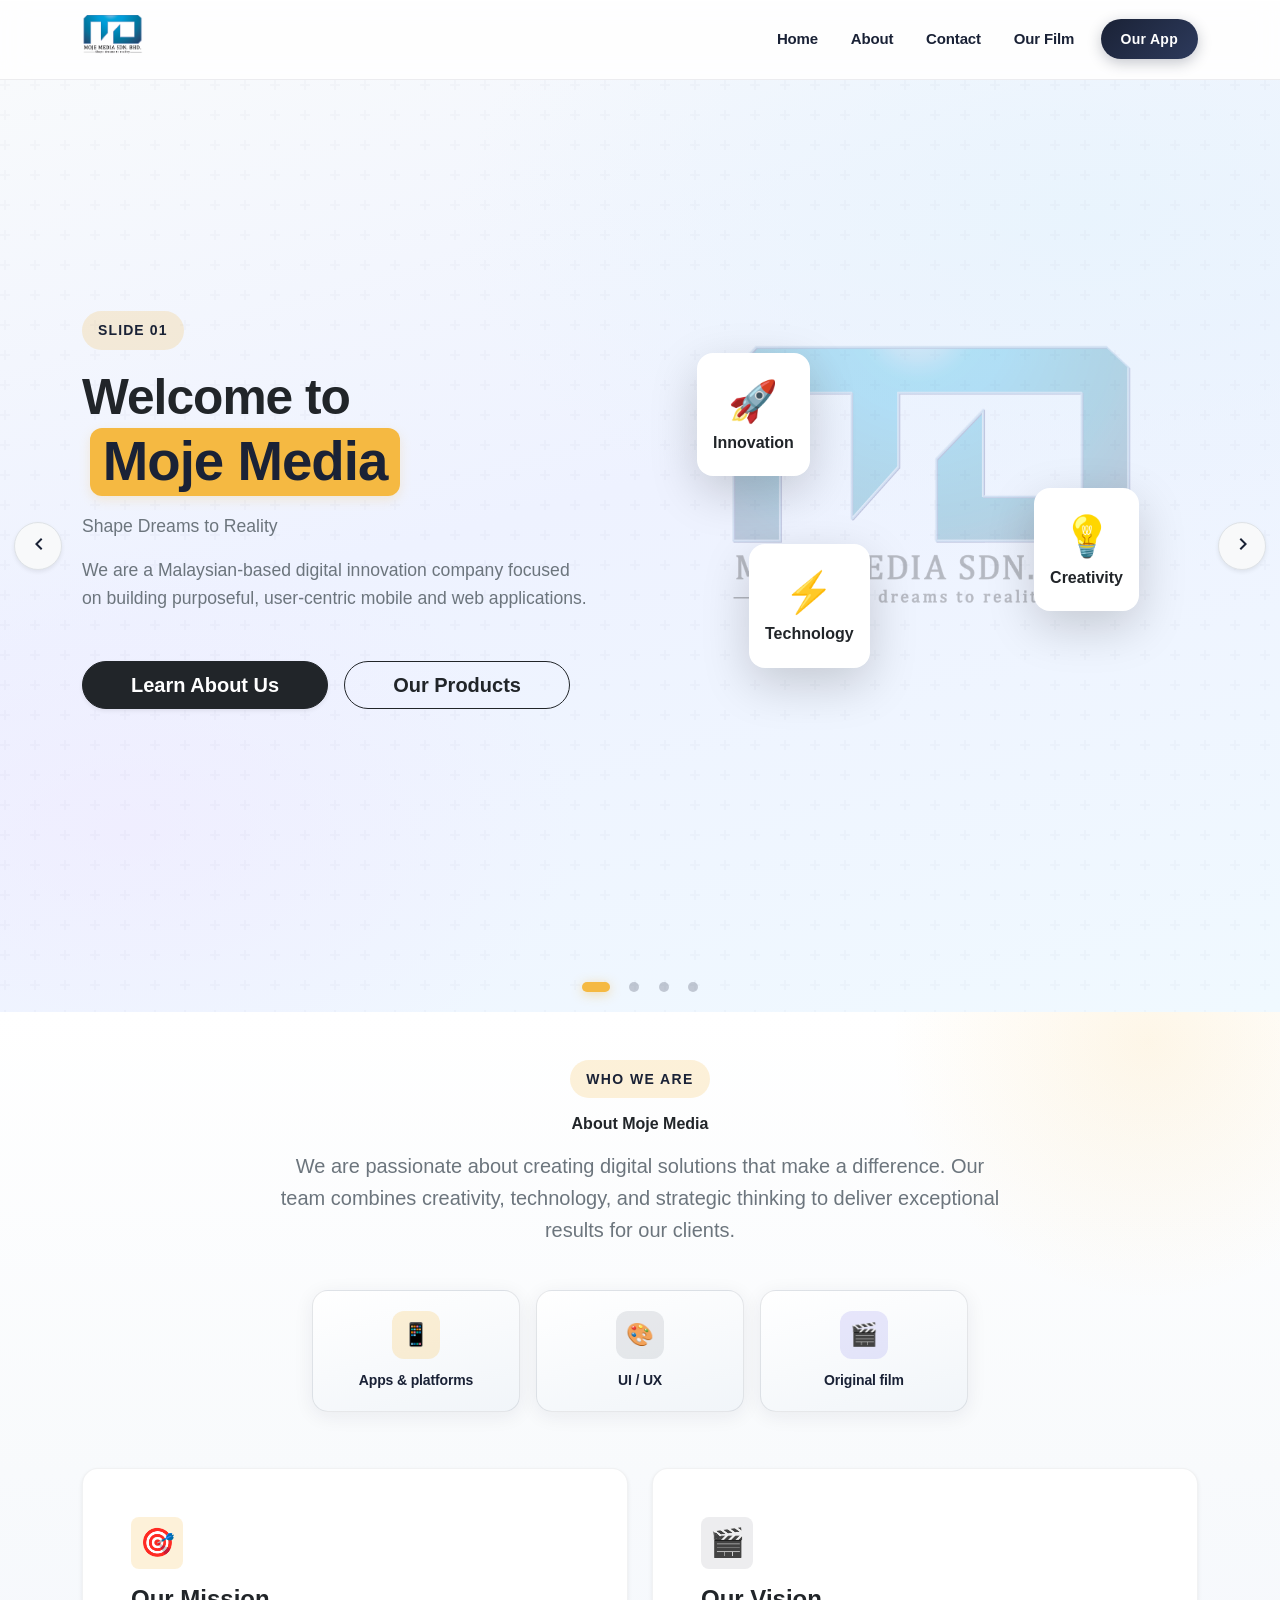
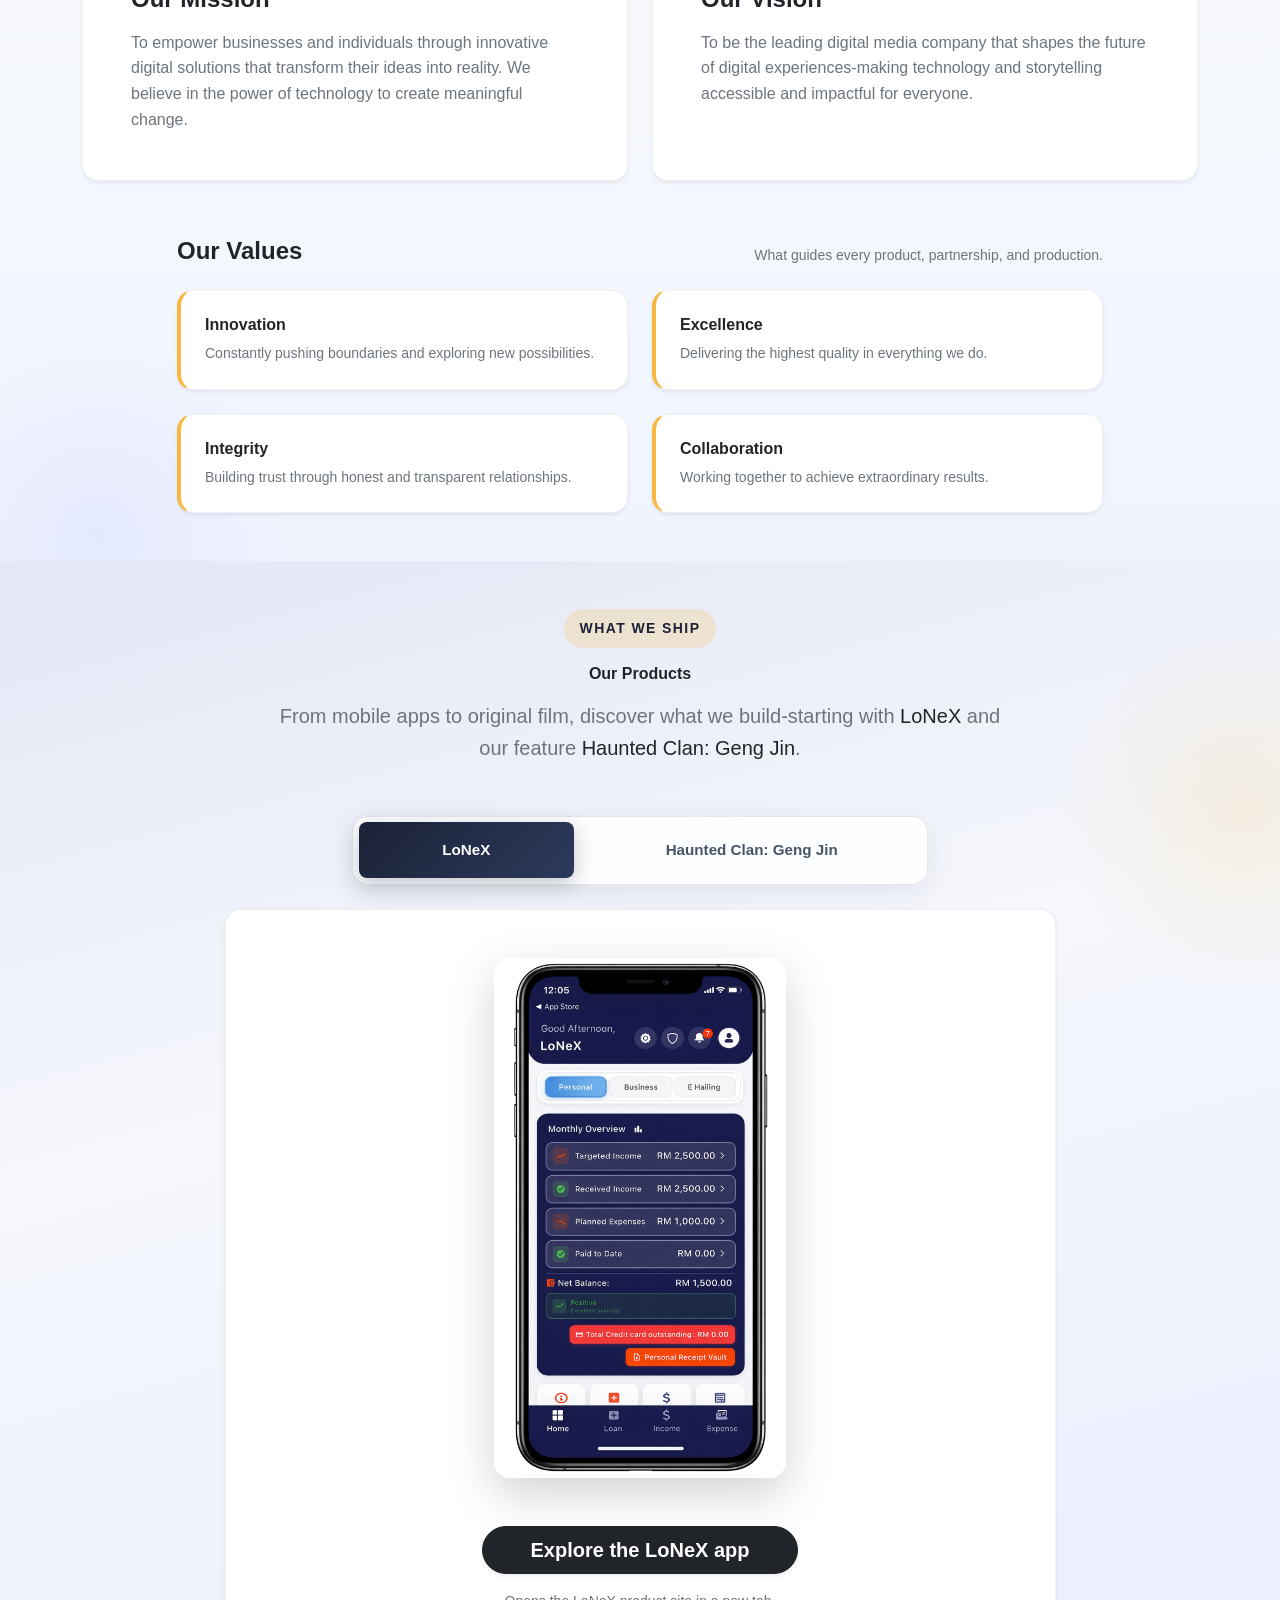
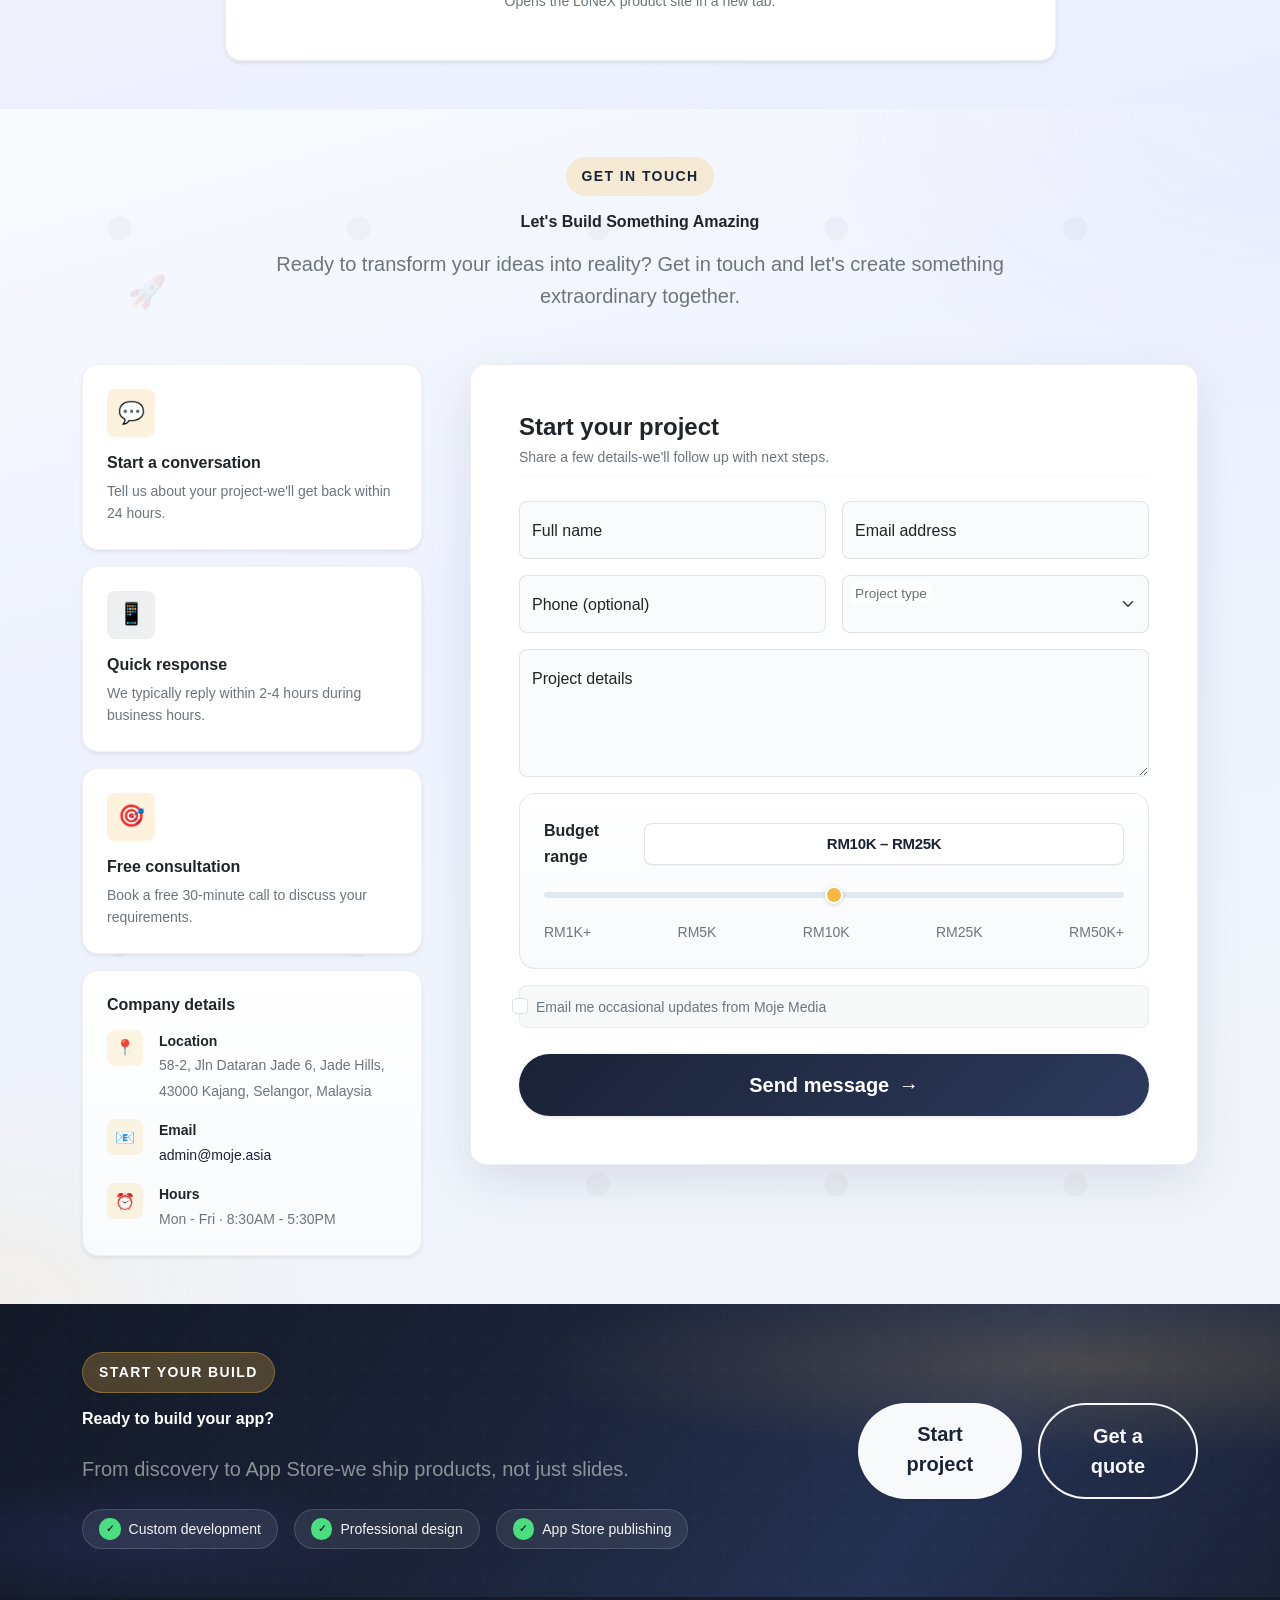
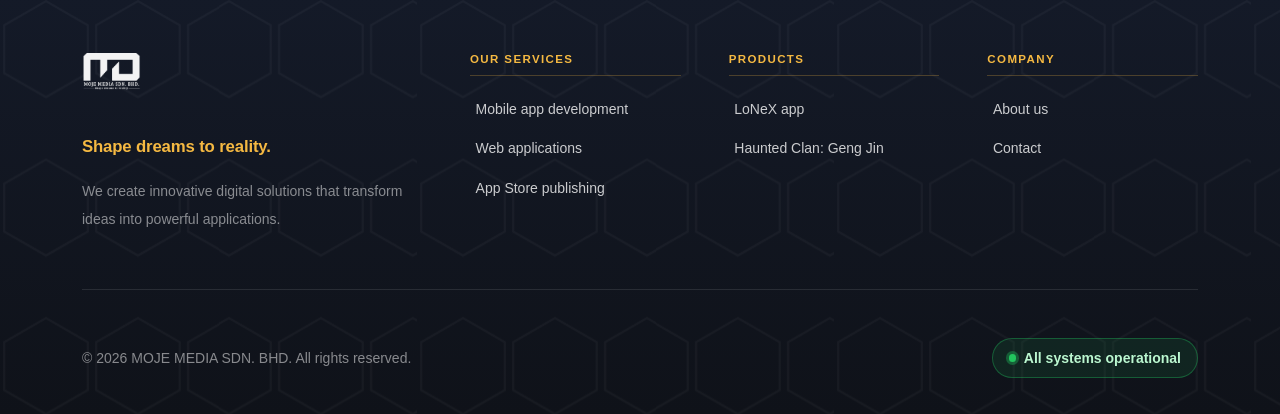
<file: index.html>
<!DOCTYPE html>
<html lang="en">
<head>
  <meta charset="UTF-8">
  <meta name="viewport" content="width=device-width, initial-scale=1.0">
  <title>Moje Media – Shape Dreams to Reality</title>
  <!-- Bootstrap CSS -->
  <link href="https://cdn.jsdelivr.net/npm/bootstrap@5.3.2/dist/css/bootstrap.min.css" rel="stylesheet">
  <link rel="stylesheet" href="style.css">
</head>
<body>
  <header class="site-header">
    <nav class="navbar navbar-expand-lg navbar-modern fixed-top">
      <div class="container">
        <a class="navbar-brand d-flex align-items-center" href="#home">
          <img src="assets/moje-media-logo.png" alt="Moje Media Logo" class="logo">
        </a>

        <button class="navbar-toggler navbar-toggler-modern" type="button" data-bs-toggle="collapse" data-bs-target="#navbarNav" aria-controls="navbarNav" aria-expanded="false" aria-label="Toggle navigation">
          <span class="navbar-toggler-icon"></span>
        </button>

        <div class="collapse navbar-collapse" id="navbarNav">
          <ul class="navbar-nav ms-auto align-items-lg-center gap-lg-1 py-3 py-lg-0">
            <li class="nav-item">
              <a class="nav-link nav-link-modern" href="#home">Home</a>
            </li>
            <li class="nav-item">
              <a class="nav-link nav-link-modern" href="#about">About</a>
            </li>
            <li class="nav-item">
              <a class="nav-link nav-link-modern" href="#contact">Contact</a>
            </li>
            <li class="nav-item">
              <a class="nav-link nav-link-modern" href="film/index.html">Our Film</a>
            </li>
            <li class="nav-item ms-lg-2 mt-2 mt-lg-0">
              <a class="nav-link btn-nav-cta text-center" href="https://lonex.moje.asia/index.html" target="_blank" rel="noopener noreferrer">Our App</a>
            </li>
          </ul>
        </div>
      </div>
    </nav>
  </header>
  <main>
    <section class="hero hero-modern position-relative overflow-hidden" id="home">
      <div id="heroCarousel" class="carousel slide hero-carousel" data-bs-ride="carousel" data-bs-interval="5000" data-bs-touch="true" data-bs-pause="hover" data-bs-keyboard="true" aria-label="Featured highlights">
        <div class="carousel-inner">
        <!-- Slide 1: Welcome to Moje Media -->
        <div class="carousel-item active">
          <div class="container py-3 py-lg-5">
            <div class="row hero-slide-row align-items-center g-4 g-xl-5">
              <div class="col-12 col-lg-6">
                <div class="hero-text pe-lg-4">
                  <span class="hero-eyebrow d-inline-flex align-items-center gap-2 rounded-pill px-3 py-2 mb-3 small fw-semibold text-uppercase tracking-wide">Slide 01</span>
                  <h1 class="display-5 fw-bold text-dark lh-sm mb-3 hero-slide-title hero-mobile-title">Welcome to <span class="brand">Moje Media</span></h1>
                  <p class="lead text-secondary fw-normal mb-3">Shape Dreams to Reality</p>
                  <!-- Mobile: horizontal pill strip (no cramped 3-col grid) -->
                  <div class="d-lg-none mb-3">
                    <div class="d-flex gap-3 overflow-x-auto pb-1 hero-mobile-pill-scroll" role="list">
                      <div class="hero-mobile-pill flex-shrink-0 rounded-4 border-0 shadow-sm text-center" role="listitem">
                        <span class="hero-mobile-pill-emoji" aria-hidden="true">🚀</span>
                        <span class="hero-mobile-pill-label d-block small fw-bold text-dark">Innovation</span>
                      </div>
                      <div class="hero-mobile-pill flex-shrink-0 rounded-4 border-0 shadow-sm text-center" role="listitem">
                        <span class="hero-mobile-pill-emoji" aria-hidden="true">💡</span>
                        <span class="hero-mobile-pill-label d-block small fw-bold text-dark">Creativity</span>
                      </div>
                      <div class="hero-mobile-pill flex-shrink-0 rounded-4 border-0 shadow-sm text-center" role="listitem">
                        <span class="hero-mobile-pill-emoji" aria-hidden="true">⚡</span>
                        <span class="hero-mobile-pill-label d-block small fw-bold text-dark">Technology</span>
                      </div>
                    </div>
                  </div>
                  <p class="text-secondary mb-4 mb-lg-5">We are a Malaysian-based digital innovation company focused on building purposeful, user-centric mobile and web applications.</p>
                  <div class="hero-actions d-grid d-sm-flex flex-wrap gap-3">
                    <a href="#about" class="btn btn-dark btn-lg rounded-pill px-4 px-sm-5 fw-semibold shadow-sm">Learn About Us</a>
                    <a href="#products" class="btn btn-outline-dark btn-lg rounded-pill px-4 px-sm-5 fw-semibold">Our Products</a>
                  </div>
                </div>
              </div>
              <div class="col-lg-6 d-none d-lg-block">
                <!-- Desktop: floating stack -->
                <div class="hero-visual-stack position-relative mx-auto" style="max-width: 520px;">
                  <div class="position-absolute top-50 start-50 translate-middle hero-logo-watermark">
                    <img src="assets/moje-media-logo.png" alt="" class="opacity-25" width="420" height="auto" aria-hidden="true">
                  </div>
                  <div class="floating-elements floating-elements-modern">
                    <div class="card border-0 shadow-lg rounded-4 floating-card-modern card-1">
                      <div class="card-body text-center py-4 px-3">
                        <div class="display-6 mb-2">🚀</div>
                        <h3 class="h6 fw-bold mb-0 text-dark">Innovation</h3>
                      </div>
                    </div>
                    <div class="card border-0 shadow-lg rounded-4 floating-card-modern card-2">
                      <div class="card-body text-center py-4 px-3">
                        <div class="display-6 mb-2">💡</div>
                        <h3 class="h6 fw-bold mb-0 text-dark">Creativity</h3>
                      </div>
                    </div>
                    <div class="card border-0 shadow-lg rounded-4 floating-card-modern card-3">
                      <div class="card-body text-center py-4 px-3">
                        <div class="display-6 mb-2">⚡</div>
                        <h3 class="h6 fw-bold mb-0 text-dark">Technology</h3>
                      </div>
                    </div>
                  </div>
                </div>
              </div>
            </div>
          </div>
        </div>

        <!-- Slide 2: Haunted Clan — Geng Jin (film) -->
        <div class="carousel-item">
          <div class="container py-3 py-lg-5">
            <div class="row hero-slide-row align-items-center">
              <div class="col-12">
                <div class="row g-0 rounded-4 overflow-hidden shadow-lg hero-film-card border border-light flex-column flex-lg-row">
                  <div class="col-12 col-lg-7 order-1 order-lg-2 bg-black p-3 p-md-4 d-flex align-items-center hero-film-posters">
                    <div class="row g-3 w-100 align-items-center">
                      <div class="col-6">
                        <img src="assets/hauntedclan%20poster1.1.png" alt="Haunted Clan: Geng Jin — poster 1" class="img-fluid rounded-3 shadow film-poster-hero w-100">
                      </div>
                      <div class="col-6">
                        <img src="assets/hauntedclan%20poster1.2.png" alt="Haunted Clan: Geng Jin — poster 2" class="img-fluid rounded-3 shadow film-poster-hero w-100">
                      </div>
                    </div>
                  </div>
                  <div class="col-12 col-lg-5 order-2 order-lg-1 bg-dark text-white p-4 p-lg-5 d-flex flex-column justify-content-center">
                    <span class="hero-eyebrow hero-eyebrow--on-dark d-inline-flex align-items-center rounded-pill px-3 py-2 mb-3 small fw-semibold text-uppercase tracking-wide">Slide 02 · Original film</span>
                    <h2 class="display-5 fw-bold lh-sm mb-3 hero-slide-title"><span class="text-warning">Haunted Clan</span>: Geng Jin</h2>
                    <p class="text-white-50 lead fs-6 mb-4">Original feature film from Moje Media. We bring stories to the screen as well as to the app store, explore the art and watch the trailer in our products section.</p>
                    <div class="d-grid d-sm-flex flex-wrap gap-3 mt-auto">
                      <a href="film/index.html#trailer" class="btn btn-warning btn-lg rounded-pill px-4 text-dark fw-semibold shadow-sm">Watch trailer</a>
                      <a href="film/index.html" class="btn btn-outline-light btn-lg rounded-pill px-4">Product details</a>
                    </div>
                  </div>
                </div>
              </div>
            </div>
          </div>
        </div>

        <!-- Slide 3: LoNeX (Our App) -->
        <div class="carousel-item">
          <div class="container py-3 py-lg-5">
            <div class="row hero-slide-row align-items-center g-4 g-xl-5">
              <div class="col-12 col-lg-6 order-1 order-lg-1">
                <div class="hero-text pe-lg-4">
                  <span class="hero-eyebrow d-inline-flex align-items-center gap-2 rounded-pill px-3 py-2 mb-3 small fw-semibold text-uppercase tracking-wide">Slide 03 · Our App</span>
                  <h2 class="display-5 fw-bold text-dark lh-sm mb-3 hero-slide-title hero-mobile-title">Meet <span class="brand">LoNeX</span></h2>
                  <p class="lead text-secondary fs-5 mb-3">Your complete financial management solution</p>
                  <p class="text-secondary mb-4">Transform how you manage money with our financial companion-loan tracking, income management, and expense control in one intuitive app.</p>
                  <div class="app-features-highlight mb-4">
                    <div class="feature-highlight">
                      <span class="feature-icon">💰</span>
                      <span class="feature-text">Smart Loan Management</span>
                    </div>
                    <div class="feature-highlight">
                      <span class="feature-icon">📊</span>
                      <span class="feature-text">Real-time Income Tracking</span>
                    </div>
                    <div class="feature-highlight">
                      <span class="feature-icon">💳</span>
                      <span class="feature-text">Intelligent Expense Control</span>
                    </div>
                  </div>
                  <div class="hero-actions">
                    <div class="store-badges d-flex flex-wrap gap-3 justify-content-lg-start justify-content-center">
                      <a href="https://play.google.com/store/apps/details?id=com.lonex.mobile" target="_blank" rel="noopener noreferrer">
                        <img src="assets/play-store.png" alt="Download on Google Play" class="badge">
                      </a>
                      <a href="https://apps.apple.com/my/app/lonex/id6754009826" target="_blank" rel="noopener noreferrer">
                        <img src="assets/app-store.png" alt="Download on Apple App Store" class="badge">
                      </a>
                    </div>
                  </div>
                </div>
              </div>
              <!-- Mobile LoNeX: stacked card, no absolute flyouts -->
              <div class="col-12 order-2 d-lg-none">
                <div class="card border-0 shadow rounded-4 overflow-hidden hero-mobile-lonex-card">
                  <div class="card-body p-3 text-center bg-white bg-opacity-90">
                    <img src="assets/app-screenshot.png" alt="LoNeX App Screenshot" class="img-fluid rounded-4 shadow hero-mobile-app-shot mx-auto d-block">
                  </div>
                  <ul class="list-group list-group-flush hero-mobile-lonex-list">
                    <li class="list-group-item d-flex align-items-center gap-3 border-0 py-3">
                      <span class="fs-4 flex-shrink-0" aria-hidden="true">📈</span>
                      <div class="text-start">
                        <span class="fw-bold text-dark d-block small">Monthly Overview</span>
                        <span class="text-secondary small">Track your financial health at a glance</span>
                      </div>
                    </li>
                    <li class="list-group-item d-flex align-items-center gap-3 border-0 py-3">
                      <span class="fs-4 flex-shrink-0" aria-hidden="true">🎯</span>
                      <div class="text-start">
                        <span class="fw-bold text-dark d-block small">Smart Goals</span>
                        <span class="text-secondary small">Set and achieve your financial targets</span>
                      </div>
                    </li>
                    <li class="list-group-item d-flex align-items-center gap-3 border-0 py-3">
                      <span class="fs-4 flex-shrink-0" aria-hidden="true">🔒</span>
                      <div class="text-start">
                        <span class="fw-bold text-dark d-block small">Secure &amp; Private</span>
                        <span class="text-secondary small">Bank-level security for your data</span>
                      </div>
                    </li>
                  </ul>
                </div>
              </div>
              <div class="col-12 col-lg-6 order-3 order-lg-2 d-none d-lg-block">
                <div class="hero-image hero-image-desktop">
                  <div class="app-showcase rounded-4 p-3 p-lg-4 bg-white bg-opacity-75 shadow-lg border border-light">
                    <div class="phone-mockup">
                      <img src="assets/app-screenshot.png" alt="LoNeX App Screenshot" class="app-mockup">
                      <div class="app-glow"></div>
                    </div>
                    <div class="floating-features">
                      <div class="feature-card feature-1">
                        <div class="feature-icon">📈</div>
                        <div class="feature-content">
                          <h4>Monthly Overview</h4>
                          <p>Track your financial health at a glance</p>
                        </div>
                      </div>
                      <div class="feature-card feature-2">
                        <div class="feature-icon">🎯</div>
                        <div class="feature-content">
                          <h4>Smart Goals</h4>
                          <p>Set and achieve your financial targets</p>
                        </div>
                      </div>
                      <div class="feature-card feature-3">
                        <div class="feature-icon">🔒</div>
                        <div class="feature-content">
                          <h4>Secure &amp; Private</h4>
                          <p>Bank-level security for your data</p>
                        </div>
                      </div>
                    </div>
                  </div>
                </div>
              </div>
            </div>
          </div>
        </div>

        <!-- Slide 4: App development services -->
        <div class="carousel-item">
          <div class="container py-3 py-lg-5">
            <div class="row hero-slide-row align-items-center g-4 g-xl-5">
              <div class="col-12 col-lg-6 order-1 order-lg-1">
                <div class="hero-text pe-lg-4">
                  <span class="hero-eyebrow d-inline-flex align-items-center gap-2 rounded-pill px-3 py-2 mb-3 small fw-semibold text-uppercase tracking-wide">Slide 04 · Services</span>
                  <h2 class="display-5 fw-bold text-dark lh-sm mb-3 hero-slide-title hero-mobile-title">We Create <span class="brand">Your App</span></h2>
                  <p class="lead text-secondary fs-5 mb-2">Custom Mobile &amp; Web Solutions</p>
                  <p class="text-secondary mb-4">Transform your ideas into powerful digital solutions. From concept to launch, we build custom mobile apps and web platforms that drive your business forward.</p>
                  <div class="row row-cols-2 g-2 mb-4">
                    <div class="col">
                      <div class="d-flex align-items-center gap-2 rounded-4 border bg-white p-3 shadow-sm h-100">
                        <span class="fs-4" aria-hidden="true">📱</span>
                        <span class="small fw-semibold text-dark">Mobile apps</span>
                      </div>
                    </div>
                    <div class="col">
                      <div class="d-flex align-items-center gap-2 rounded-4 border bg-white p-3 shadow-sm h-100">
                        <span class="fs-4" aria-hidden="true">🌐</span>
                        <span class="small fw-semibold text-dark">Web apps</span>
                      </div>
                    </div>
                    <div class="col">
                      <div class="d-flex align-items-center gap-2 rounded-4 border bg-white p-3 shadow-sm h-100">
                        <span class="fs-4" aria-hidden="true">🎨</span>
                        <span class="small fw-semibold text-dark">UI / UX</span>
                      </div>
                    </div>
                    <div class="col">
                      <div class="d-flex align-items-center gap-2 rounded-4 border bg-white p-3 shadow-sm h-100">
                        <span class="fs-4" aria-hidden="true">🚀</span>
                        <span class="small fw-semibold text-dark">Publishing</span>
                      </div>
                    </div>
                  </div>
                  <div class="hero-actions d-grid d-sm-flex flex-wrap gap-3">
                    <a href="#contact" class="btn btn-dark btn-lg rounded-pill px-4 px-sm-5 fw-semibold shadow-sm">Start Your Project</a>
                    <a href="#products" class="btn btn-outline-dark btn-lg rounded-pill px-4 px-sm-5 fw-semibold">View Portfolio</a>
                  </div>
                </div>
              </div>
              <div class="col-12 col-lg-6 order-2 order-lg-2">
                <div class="hero-image hero-image-desktop">
                  <div class="development-showcase">
                    <div class="development-process w-100">
                      <div class="process-step step-1">
                        <div class="step-icon">💡</div>
                        <div class="step-content">
                          <h4>Ideation</h4>
                          <p>We brainstorm and plan your app concept</p>
                        </div>
                      </div>
                      <div class="process-step step-2">
                        <div class="step-icon">🎨</div>
                        <div class="step-content">
                          <h4>Design</h4>
                          <p>Create beautiful, intuitive user interfaces</p>
                        </div>
                      </div>
                      <div class="process-step step-3">
                        <div class="step-icon">⚡</div>
                        <div class="step-content">
                          <h4>Development</h4>
                          <p>Build your app with cutting-edge technology</p>
                        </div>
                      </div>
                      <div class="process-step step-4">
                        <div class="step-icon">🚀</div>
                        <div class="step-content">
                          <h4>Launch</h4>
                          <p>Deploy and publish to app stores</p>
                        </div>
                      </div>
                    </div>
                    <div class="floating-devices d-none d-lg-block">
                      <div class="device phone-device">
                        <div class="device-screen">
                          <div class="app-preview"></div>
                        </div>
                      </div>
                      <div class="device tablet-device">
                        <div class="device-screen">
                          <div class="app-preview"></div>
                        </div>
                      </div>
                    </div>
                  </div>
                </div>
              </div>
            </div>
          </div>
        </div>
        </div>

        <div class="carousel-indicators hero-carousel-indicators">
          <button type="button" data-bs-target="#heroCarousel" data-bs-slide-to="0" class="active" aria-current="true" aria-label="Slide 1 — Welcome"></button>
          <button type="button" data-bs-target="#heroCarousel" data-bs-slide-to="1" aria-label="Slide 2 — Haunted Clan: Geng Jin"></button>
          <button type="button" data-bs-target="#heroCarousel" data-bs-slide-to="2" aria-label="Slide 3 — LoNeX"></button>
          <button type="button" data-bs-target="#heroCarousel" data-bs-slide-to="3" aria-label="Slide 4 — App services"></button>
        </div>

        <button type="button" class="carousel-control-prev hero-carousel-chevron" data-bs-target="#heroCarousel" data-bs-slide="prev" aria-label="Previous slide">
          <span class="hero-carousel-chevron-inner btn btn-light rounded-circle border shadow-sm" aria-hidden="true">
            <svg width="24" height="24" fill="currentColor" aria-hidden="true">
              <path d="M15.41 7.41L14 6l-6 6 6 6 1.41-1.41L10.83 12z"/>
            </svg>
          </span>
        </button>
        <button type="button" class="carousel-control-next hero-carousel-chevron" data-bs-target="#heroCarousel" data-bs-slide="next" aria-label="Next slide">
          <span class="hero-carousel-chevron-inner btn btn-light rounded-circle border shadow-sm" aria-hidden="true">
            <svg width="24" height="24" fill="currentColor" aria-hidden="true">
              <path d="M10 6L8.59 7.41 13.17 12l-4.58 4.59L10 18l6-6z"/>
            </svg>
          </span>
        </button>
      </div>
    </section>

    <section class="about about-modern py-5 about-section-pad position-relative overflow-hidden" id="about">
      <div class="container position-relative">
        <div class="row justify-content-center mb-5 about-block-gap">
          <div class="col-lg-9 col-xl-8 text-center">
            <span class="about-eyebrow d-inline-flex align-items-center rounded-pill px-3 py-2 small fw-semibold text-uppercase mb-3">Who we are</span>
            <h2 class="display-5 fw-bold text-dark lh-sm mb-3">About Moje Media</h2>
            <p class="lead text-secondary mb-0">We are passionate about creating digital solutions that make a difference. Our team combines creativity, technology, and strategic thinking to deliver exceptional results for our clients.</p>
            <div class="row row-cols-1 row-cols-sm-3 g-3 mt-4 pt-1 about-capabilities mx-auto">
              <div class="col">
                <div class="about-capability h-100">
                  <div class="about-capability-icon" aria-hidden="true">📱</div>
                  <span class="about-capability-label">Apps &amp; platforms</span>
                </div>
              </div>
              <div class="col">
                <div class="about-capability h-100">
                  <div class="about-capability-icon about-capability-icon--ux" aria-hidden="true">🎨</div>
                  <span class="about-capability-label">UI / UX</span>
                </div>
              </div>
              <div class="col">
                <div class="about-capability h-100">
                  <div class="about-capability-icon about-capability-icon--film" aria-hidden="true">🎬</div>
                  <span class="about-capability-label">Original film</span>
                </div>
              </div>
            </div>
          </div>
        </div>

        <div class="row g-4 mb-5 about-block-gap">
          <div class="col-md-6">
            <div class="card border-0 shadow-sm rounded-4 h-100 about-mv-card overflow-hidden">
              <div class="card-body p-4 p-lg-5 d-flex flex-column">
                <div class="about-icon-wrap rounded-3 d-inline-flex align-items-center justify-content-center mb-3" aria-hidden="true">
                  <span class="fs-3">🎯</span>
                </div>
                <h3 class="h4 fw-bold text-dark mb-3">Our Mission</h3>
                <p class="text-secondary mb-0 flex-grow-1">To empower businesses and individuals through innovative digital solutions that transform their ideas into reality. We believe in the power of technology to create meaningful change.</p>
              </div>
            </div>
          </div>
          <div class="col-md-6">
            <div class="card border-0 shadow-sm rounded-4 h-100 about-mv-card overflow-hidden">
              <div class="card-body p-4 p-lg-5 d-flex flex-column">
                <div class="about-icon-wrap about-icon-wrap--alt rounded-3 d-inline-flex align-items-center justify-content-center mb-3" aria-hidden="true">
                  <span class="fs-3">🎬</span>
                </div>
                <h3 class="h4 fw-bold text-dark mb-3">Our Vision</h3>
                <p class="text-secondary mb-0 flex-grow-1">To be the leading digital media company that shapes the future of digital experiences-making technology and storytelling accessible and impactful for everyone.</p>
              </div>
            </div>
          </div>
        </div>

        <div class="row justify-content-center">
          <div class="col-lg-11 col-xl-10">
            <div class="d-flex flex-column flex-md-row align-items-md-end justify-content-md-between gap-3 mb-4">
              <h3 class="h4 fw-bold text-dark mb-0">Our Values</h3>
              <p class="text-secondary small mb-0 text-md-end">What guides every product, partnership, and production.</p>
            </div>
            <div class="row g-4">
              <div class="col-md-6">
                <div class="card border-0 shadow-sm rounded-4 h-100 about-value-card">
                  <div class="card-body p-4">
                    <h4 class="h6 fw-bold text-dark mb-2">Innovation</h4>
                    <p class="text-secondary small mb-0">Constantly pushing boundaries and exploring new possibilities.</p>
                  </div>
                </div>
              </div>
              <div class="col-md-6">
                <div class="card border-0 shadow-sm rounded-4 h-100 about-value-card">
                  <div class="card-body p-4">
                    <h4 class="h6 fw-bold text-dark mb-2">Excellence</h4>
                    <p class="text-secondary small mb-0">Delivering the highest quality in everything we do.</p>
                  </div>
                </div>
              </div>
              <div class="col-md-6">
                <div class="card border-0 shadow-sm rounded-4 h-100 about-value-card">
                  <div class="card-body p-4">
                    <h4 class="h6 fw-bold text-dark mb-2">Integrity</h4>
                    <p class="text-secondary small mb-0">Building trust through honest and transparent relationships.</p>
                  </div>
                </div>
              </div>
              <div class="col-md-6">
                <div class="card border-0 shadow-sm rounded-4 h-100 about-value-card">
                  <div class="card-body p-4">
                    <h4 class="h6 fw-bold text-dark mb-2">Collaboration</h4>
                    <p class="text-secondary small mb-0">Working together to achieve extraordinary results.</p>
                  </div>
                </div>
              </div>
            </div>
          </div>
        </div>
      </div>
    </section>

    <section class="products products-modern py-5 products-section-pad position-relative overflow-hidden" id="products">
      <div class="container position-relative">
        <div class="row justify-content-center products-header-gap">
          <div class="col-lg-9 col-xl-8 text-center">
            <span class="products-eyebrow d-inline-flex align-items-center rounded-pill px-3 py-2 small fw-semibold text-uppercase mb-3">What we ship</span>
            <h2 class="display-5 fw-bold text-dark lh-sm mb-3">Our Products</h2>
            <p class="lead text-secondary mb-0">From mobile apps to original film, discover what we build-starting with <strong class="text-dark">LoNeX</strong> and our feature <strong class="text-dark">Haunted Clan: Geng Jin</strong>.</p>
          </div>
        </div>

        <div class="row justify-content-center product-toggle-wrap">
          <div class="col-12 col-lg-10 col-xl-9">
            <ul class="nav nav-pills product-toggle mb-4" id="productToggle" role="tablist">
              <li class="nav-item flex-fill" role="presentation">
                <button class="nav-link w-100 active py-3 rounded-3" id="product-tab-lonex" data-bs-toggle="tab" data-bs-target="#product-pane-lonex" type="button" role="tab" aria-controls="product-pane-lonex" aria-selected="true">LoNeX</button>
              </li>
              <li class="nav-item flex-fill" role="presentation">
                <button class="nav-link w-100 py-3 rounded-3" id="product-tab-film" data-bs-toggle="tab" data-bs-target="#product-pane-film" type="button" role="tab" aria-controls="product-pane-film" aria-selected="false">Haunted Clan: Geng Jin</button>
              </li>
            </ul>

            <div class="tab-content" id="productToggleContent">
              <div class="tab-pane fade show active" id="product-pane-lonex" role="tabpanel" aria-labelledby="product-tab-lonex" tabindex="0">
                <div class="card border-0 rounded-4 shadow-sm product-showcase-card overflow-hidden">
                  <div class="card-body p-4 p-lg-5 text-center">
                    <div class="product-showcase-media mb-4 mb-lg-5 mx-auto">
                      <img src="assets/app-screenshot.png" alt="LoNeX app screenshot" class="img-fluid rounded-4 shadow-lg product-showcase-img" width="400" height="800">
                    </div>
                    <a href="https://lonex.moje.asia/index.html" class="btn btn-dark btn-lg rounded-pill px-4 px-sm-5 fw-semibold shadow-sm" target="_blank" rel="noopener noreferrer">Explore the LoNeX app</a>
                    <p class="small text-secondary mt-3 mb-0">Opens the LoNeX product site in a new tab.</p>
                  </div>
                </div>
              </div>
              <div class="tab-pane fade" id="product-pane-film" role="tabpanel" aria-labelledby="product-tab-film" tabindex="0">
                <div class="card border-0 rounded-4 shadow-sm product-showcase-card product-showcase-card--film overflow-hidden">
                  <div class="card-body p-4 p-lg-5 text-center">
                    <div class="product-showcase-media product-showcase-media--film mb-4 mb-lg-5 mx-auto">
                      <div class="row g-3 justify-content-center align-items-end">
                        <div class="col-6 col-md-5 col-lg-4">
                          <img src="assets/hauntedclan%20poster1.1.png" alt="Haunted Clan: Geng Jin — poster 1" class="img-fluid rounded-3 shadow-lg w-100 product-showcase-poster">
                        </div>
                        <div class="col-6 col-md-5 col-lg-4">
                          <img src="assets/hauntedclan%20poster1.2.png" alt="Haunted Clan: Geng Jin — poster 2" class="img-fluid rounded-3 shadow-lg w-100 product-showcase-poster">
                        </div>
                      </div>
                    </div>
                    <a href="film/index.html" class="btn btn-dark btn-lg rounded-pill px-4 px-sm-5 fw-semibold shadow-sm">Discover the film</a>
                    <p class="small text-secondary mt-3 mb-0">Trailer, credits, and more on the film page.</p>
                  </div>
                </div>
              </div>
            </div>
          </div>
        </div>
      </div>
    </section>

    <section class="contact contact-modern py-5 contact-section-pad position-relative overflow-hidden" id="contact">
      <div class="container position-relative">
        <div class="row justify-content-center contact-header-gap">
          <div class="col-lg-9 col-xl-8 text-center">
            <span class="contact-eyebrow d-inline-flex align-items-center rounded-pill px-3 py-2 small fw-semibold text-uppercase mb-3">Get in touch</span>
            <h2 class="display-5 fw-bold text-dark lh-sm mb-3">Let's Build Something Amazing</h2>
            <p class="lead text-secondary mb-0">Ready to transform your ideas into reality? Get in touch and let's create something extraordinary together.</p>
          </div>
        </div>

        <div class="row g-4 g-xl-5 align-items-start">
          <div class="col-lg-4">
            <div class="d-flex flex-column gap-3 contact-aside">
              <div class="card border-0 shadow-sm rounded-4 contact-aside-card h-100">
                <div class="card-body p-4 text-center text-lg-start">
                  <div class="contact-aside-icon rounded-3 d-inline-flex align-items-center justify-content-center mb-3" aria-hidden="true">💬</div>
                  <h3 class="h6 fw-bold text-dark mb-2">Start a conversation</h3>
                  <p class="small text-secondary mb-0">Tell us about your project-we'll get back within 24 hours.</p>
                </div>
              </div>
              <div class="card border-0 shadow-sm rounded-4 contact-aside-card h-100">
                <div class="card-body p-4 text-center text-lg-start">
                  <div class="contact-aside-icon contact-aside-icon--alt rounded-3 d-inline-flex align-items-center justify-content-center mb-3" aria-hidden="true">📱</div>
                  <h3 class="h6 fw-bold text-dark mb-2">Quick response</h3>
                  <p class="small text-secondary mb-0">We typically reply within 2-4 hours during business hours.</p>
                </div>
              </div>
              <div class="card border-0 shadow-sm rounded-4 contact-aside-card h-100">
                <div class="card-body p-4 text-center text-lg-start">
                  <div class="contact-aside-icon rounded-3 d-inline-flex align-items-center justify-content-center mb-3" aria-hidden="true">🎯</div>
                  <h3 class="h6 fw-bold text-dark mb-2">Free consultation</h3>
                  <p class="small text-secondary mb-0">Book a free 30-minute call to discuss your requirements.</p>
                </div>
              </div>
              <div class="card border-0 shadow-sm rounded-4 contact-details-card">
                <div class="card-body p-4">
                  <h3 class="h6 fw-bold text-dark mb-3">Company details</h3>
                  <ul class="list-unstyled mb-0 contact-details-list">
                    <li class="d-flex gap-3 mb-3">
                      <span class="contact-detail-dot flex-shrink-0" aria-hidden="true">📍</span>
                      <div>
                        <span class="small fw-semibold text-dark d-block">Location</span>
                        <span class="small text-secondary">58-2, Jln Dataran Jade 6, Jade Hills, 43000 Kajang, Selangor, Malaysia</span>
                      </div>
                    </li>
                    <li class="d-flex gap-3 mb-3">
                      <span class="contact-detail-dot flex-shrink-0" aria-hidden="true">📧</span>
                      <div>
                        <span class="small fw-semibold text-dark d-block">Email</span>
                        <a href="mailto:admin@moje.asia" class="small text-decoration-none contact-detail-link">admin@moje.asia</a>
                      </div>
                    </li>
                    <li class="d-flex gap-3 mb-0">
                      <span class="contact-detail-dot flex-shrink-0" aria-hidden="true">⏰</span>
                      <div>
                        <span class="small fw-semibold text-dark d-block">Hours</span>
                        <span class="small text-secondary">Mon - Fri · 8:30AM - 5:30PM</span>
                      </div>
                    </li>
                  </ul>
                </div>
              </div>
            </div>
          </div>

          <div class="col-lg-8">
            <div class="card border-0 shadow-lg rounded-4 contact-form-card overflow-hidden">
              <div class="card-body p-4 p-lg-5">
                <form class="contact-form contact-form-modern" id="contactForm" novalidate>
                  <div class="mb-4 pb-2 border-bottom border-light">
                    <h3 class="h4 fw-bold text-dark mb-1">Start your project</h3>
                    <p class="text-secondary small mb-0">Share a few details-we'll follow up with next steps.</p>
                  </div>

                  <div class="row g-3">
                    <div class="col-md-6">
                      <div class="form-floating">
                        <input type="text" class="form-control rounded-3" id="name" name="name" placeholder="Full Name" required autocomplete="name">
                        <label for="name">Full name</label>
                      </div>
                    </div>
                    <div class="col-md-6">
                      <div class="form-floating">
                        <input type="email" class="form-control rounded-3" id="email" name="email" placeholder="Email" required autocomplete="email">
                        <label for="email">Email address</label>
                      </div>
                    </div>
                    <div class="col-md-6">
                      <div class="form-floating">
                        <input type="tel" class="form-control rounded-3" id="phone" name="phone" placeholder="Phone" autocomplete="tel">
                        <label for="phone">Phone (optional)</label>
                      </div>
                    </div>
                    <div class="col-md-6">
                      <div class="form-floating">
                        <select class="form-select rounded-3" id="projectType" name="projectType" required aria-label="Project type">
                          <option value="" disabled selected hidden></option>
                          <option value="mobile-app">Mobile app development</option>
                          <option value="web-app">Web application</option>
                          <option value="ui-ux">UI / UX design</option>
                          <option value="film-media">Film / media</option>
                          <option value="consultation">Consultation</option>
                          <option value="other">Other</option>
                        </select>
                        <label for="projectType">Project type</label>
                      </div>
                    </div>
                    <div class="col-12">
                      <div class="form-floating">
                        <textarea class="form-control rounded-3" id="message" name="message" style="min-height: 8rem" placeholder="Details" required></textarea>
                        <label for="message">Project details</label>
                      </div>
                    </div>
                    <div class="col-12">
                      <div class="contact-budget-panel rounded-4 border px-3 py-3 px-md-4 py-md-4">
                        <div class="d-flex flex-column align-items-stretch gap-3">
                          <div class="d-flex flex-column flex-sm-row align-items-stretch align-items-sm-center justify-content-sm-between gap-2 gap-sm-3">
                            <label for="budget" class="form-label fw-semibold text-dark mb-0">Budget range</label>
                            <output class="contact-budget-output w-100 w-sm-auto" id="budgetDisplay" for="budget" aria-live="polite">RM10K – RM25K</output>
                          </div>
                          <input type="range" class="form-range contact-range" id="budget" name="budget" min="0" max="4" value="2" aria-valuetext="RM10K – RM25K">
                          <div class="d-flex justify-content-between small text-secondary contact-range-labels mb-0">
                            <span>RM1K+</span>
                            <span class="d-none d-sm-inline">RM5K</span>
                            <span>RM10K</span>
                            <span class="d-none d-sm-inline">RM25K</span>
                            <span>RM50K+</span>
                          </div>
                        </div>
                      </div>
                    </div>
                    <div class="col-12">
                      <div class="form-check contact-check rounded-3 px-3 py-2">
                        <input class="form-check-input" type="checkbox" id="newsletter" name="newsletter" value="1">
                        <label class="form-check-label small text-secondary" for="newsletter">Email me occasional updates from Moje Media</label>
                      </div>
                    </div>
                    <div class="col-12 pt-2">
                      <button type="submit" class="btn btn-primary btn-lg rounded-pill w-100 fw-semibold shadow-sm contact-submit-btn py-3">
                        <span class="btn-text">Send message</span>
                        <span class="btn-icon ms-1" aria-hidden="true">→</span>
                        <span class="btn-loading d-none" aria-hidden="true">
                          <span class="spinner-border spinner-border-sm text-white" role="status"><span class="visually-hidden">Loading</span></span>
                        </span>
                      </button>
                    </div>
                  </div>
                </form>

                <div class="form-success text-center py-4 px-3 d-none" id="formSuccess">
                  <div class="rounded-circle bg-success bg-opacity-10 text-success d-inline-flex align-items-center justify-content-center mb-3 contact-success-icon" aria-hidden="true">✓</div>
                  <h3 class="h5 fw-bold text-dark mb-2">Message sent</h3>
                  <p class="text-secondary small mb-4">Thanks for reaching out—we'll reply within 24 hours.</p>
                  <button type="button" class="btn btn-outline-primary rounded-pill px-4" onclick="resetForm()">Send another message</button>
                </div>
              </div>
            </div>
          </div>
        </div>

        <div class="floating-elements-contact" aria-hidden="true">
          <div class="floating-element element-1">🚀</div>
          <div class="floating-element element-2">💡</div>
          <div class="floating-element element-3">⚡</div>
          <div class="floating-element element-4">🎨</div>
        </div>
      </div>
    </section>
  </main>
  
  <!-- Call to Action Banner -->
  <section class="cta-banner cta-modern text-white py-5 py-lg-6 position-relative overflow-hidden" aria-labelledby="cta-heading">
    <div class="container position-relative">
      <div class="row align-items-center g-4 g-xl-5">
        <div class="col-lg-7 col-xl-8">
          <span class="cta-eyebrow d-inline-flex align-items-center rounded-pill px-3 py-2 small fw-semibold text-uppercase mb-3">Start your build</span>
          <h2 id="cta-heading" class="display-5 fw-bold lh-sm text-white mb-3 mb-lg-4">Ready to build your app?</h2>
          <p class="lead text-white-50 mb-4 mb-lg-4 d-none d-md-block">From discovery to App Store-we ship products, not just slides.</p>
          <div class="d-flex flex-column flex-sm-row flex-wrap gap-2 gap-sm-3 cta-benefits-modern" role="list">
            <div class="cta-benefit-chip d-inline-flex align-items-center gap-2 rounded-pill px-3 py-2" role="listitem">
              <span class="cta-benefit-icon d-inline-flex align-items-center justify-content-center rounded-circle flex-shrink-0" aria-hidden="true">✓</span>
              <span class="small fw-medium">Custom development</span>
            </div>
            <div class="cta-benefit-chip d-inline-flex align-items-center gap-2 rounded-pill px-3 py-2" role="listitem">
              <span class="cta-benefit-icon d-inline-flex align-items-center justify-content-center rounded-circle flex-shrink-0" aria-hidden="true">✓</span>
              <span class="small fw-medium">Professional design</span>
            </div>
            <div class="cta-benefit-chip d-inline-flex align-items-center gap-2 rounded-pill px-3 py-2" role="listitem">
              <span class="cta-benefit-icon d-inline-flex align-items-center justify-content-center rounded-circle flex-shrink-0" aria-hidden="true">✓</span>
              <span class="small fw-medium">App Store publishing</span>
            </div>
          </div>
        </div>
        <div class="col-lg-5 col-xl-4">
          <div class="d-flex flex-column flex-sm-row flex-lg-column flex-xl-row gap-3 justify-content-lg-stretch justify-content-xl-end cta-actions-modern">
            <a href="#contact" class="btn btn-light btn-lg rounded-pill px-4 py-3 fw-semibold shadow-sm flex-grow-1 flex-lg-grow-0 text-center">Start project</a>
            <a href="#contact" class="btn btn-outline-light btn-lg rounded-pill px-4 py-3 fw-semibold flex-grow-1 flex-lg-grow-0 text-center">Get a quote</a>
          </div>
        </div>
      </div>
    </div>
  </section>

  <footer class="footer-modern text-white position-relative overflow-hidden" role="contentinfo">
    <div class="container position-relative">
      <div class="row g-5 pb-2">
        <div class="col-lg-4 col-xl-4 text-center text-lg-start">
          <a href="#home" class="d-inline-block text-decoration-none mb-3">
            <img src="assets/moje-media-logo.png" alt="Moje Media" class="footer-logo d-block" width="140" height="46">
          </a>
          <p class="footer-tagline fw-semibold mb-3">Shape dreams to reality.</p>
          <p class="footer-about small text-white-50 lh-lg mb-0 pe-lg-3">We create innovative digital solutions that transform ideas into powerful applications.</p>
        </div>

        <div class="col-lg-8 text-center text-md-start">
          <div class="row g-4 g-xl-5 justify-content-md-between">
            <div class="col-6 col-md-4">
              <h2 class="footer-heading h6 text-uppercase fw-bold mb-3">Our services</h2>
              <ul class="list-unstyled mb-0">
                <li class="mb-2"><a href="#contact" class="footer-link">Mobile app development</a></li>
                <li class="mb-2"><a href="#contact" class="footer-link">Web applications</a></li>
                <li class="mb-2"><a href="#contact" class="footer-link">App Store publishing</a></li>
              </ul>
            </div>
            <div class="col-6 col-md-4">
              <h2 class="footer-heading h6 text-uppercase fw-bold mb-3">Products</h2>
              <ul class="list-unstyled mb-0">
                <li class="mb-2"><a href="https://lonex.moje.asia/index.html" class="footer-link" target="_blank" rel="noopener noreferrer">LoNeX app</a></li>
                <li class="mb-2"><a href="film/index.html" class="footer-link">Haunted Clan: Geng Jin</a></li>
              </ul>
            </div>
            <div class="col-12 col-md-4">
              <h2 class="footer-heading h6 text-uppercase fw-bold mb-3">Company</h2>
              <ul class="list-unstyled mb-0">
                <li class="mb-2"><a href="#about" class="footer-link">About us</a></li>
                <li class="mb-2"><a href="#contact" class="footer-link">Contact</a></li>
              </ul>
            </div>
          </div>
        </div>
      </div>

      <hr class="footer-rule my-4 my-lg-5">

      <div class="row align-items-center gy-3 pb-1">
        <div class="col-md-6 text-center text-md-start">
          <p class="small text-white-50 mb-0">&copy; 2026 MOJE MEDIA SDN. BHD. All rights reserved.</p>
        </div>
        <div class="col-md-6 text-center text-md-end">
          <div class="footer-status-pill d-inline-flex align-items-center gap-2 px-3 py-2 rounded-pill">
            <span class="footer-status-dot rounded-circle flex-shrink-0" aria-hidden="true"></span>
            <span class="small fw-semibold footer-status-label mb-0">All systems operational</span>
          </div>
        </div>
      </div>
    </div>
  </footer>
  <!-- Bootstrap JS -->
  <script src="https://cdn.jsdelivr.net/npm/bootstrap@5.3.2/dist/js/bootstrap.bundle.min.js"></script>
  <script src="script.js"></script>
</body>
</html>
</file>
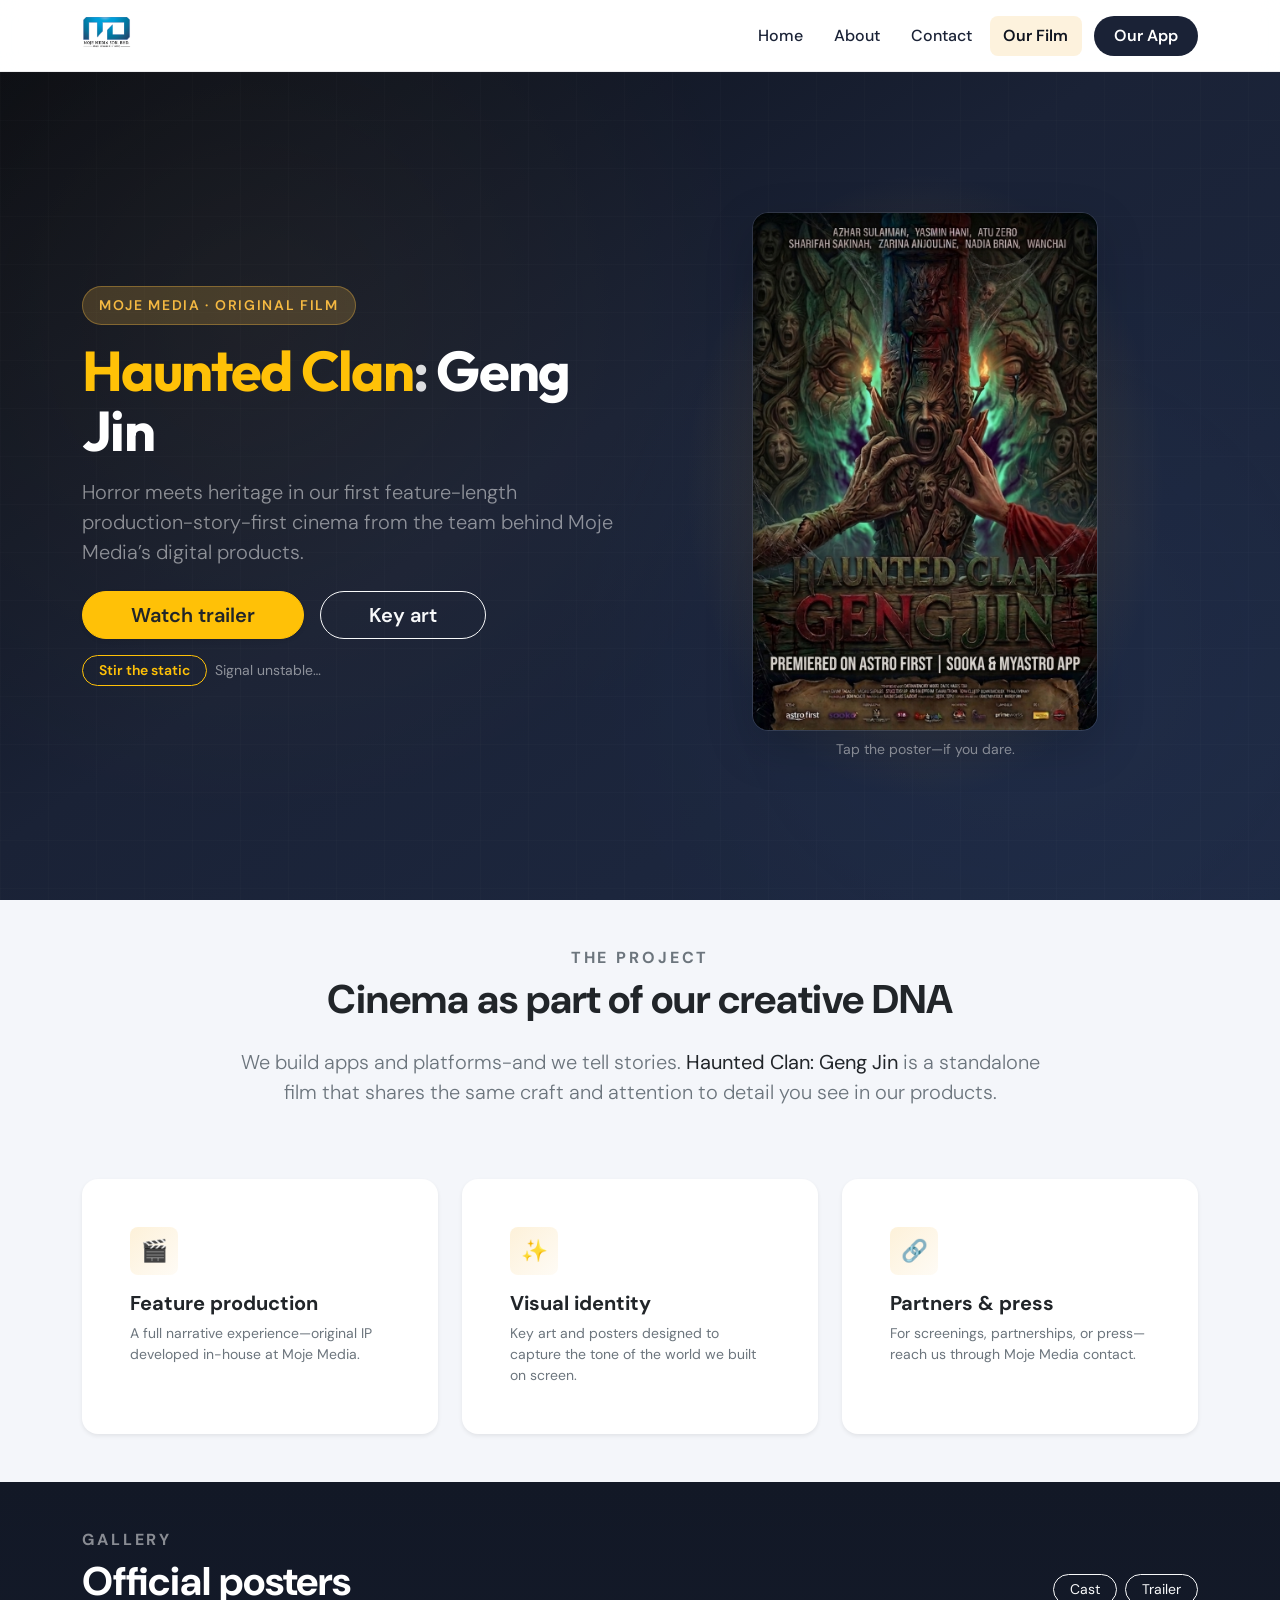
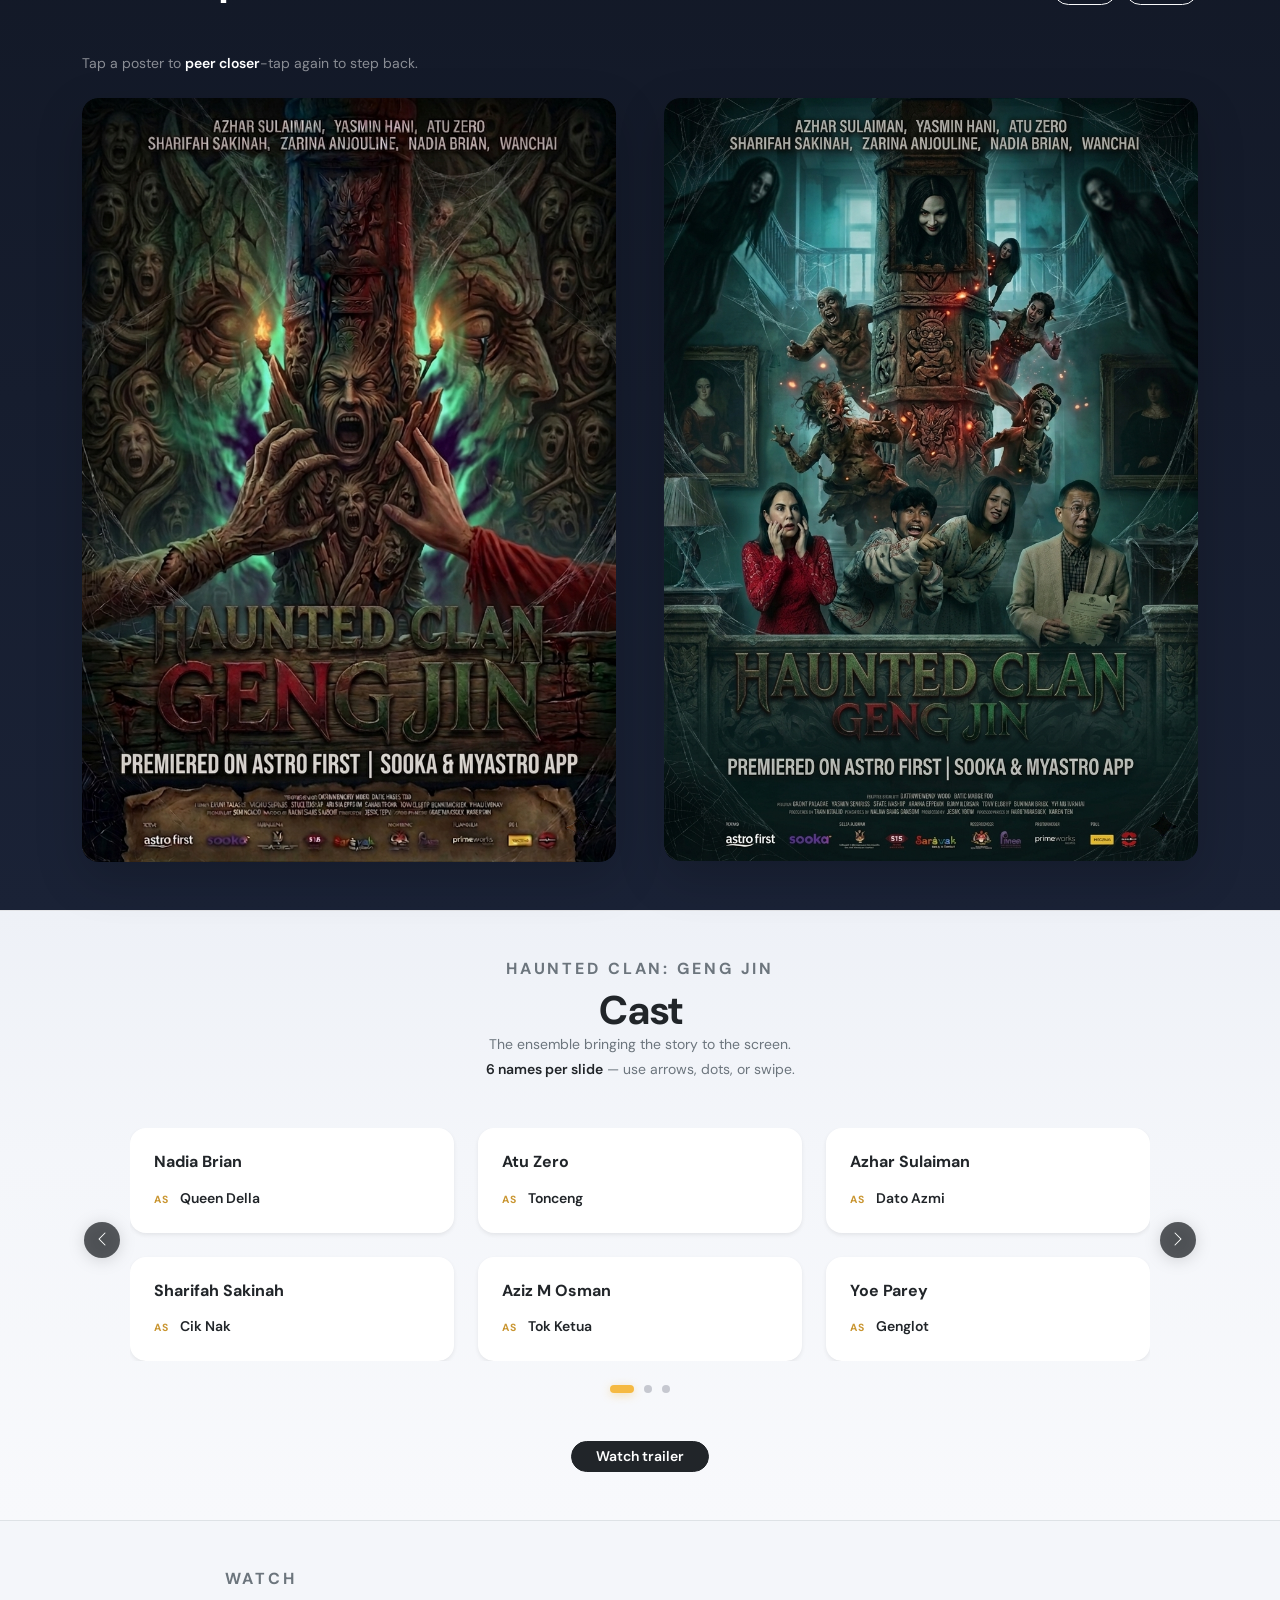
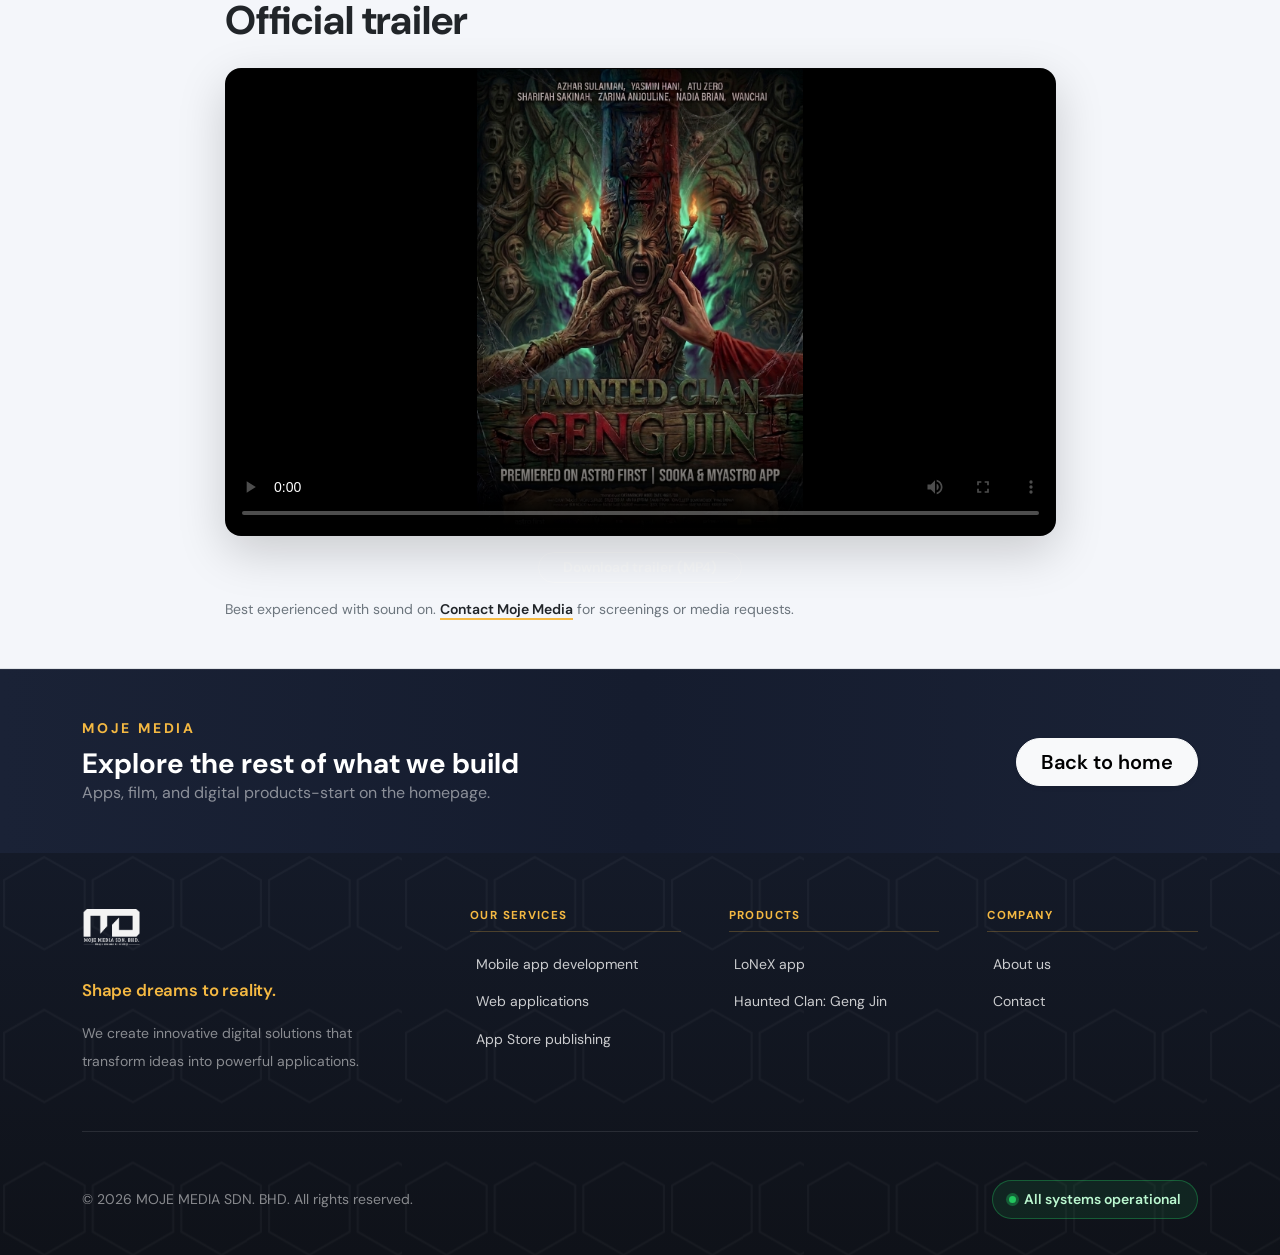
<file: film/index.html>
<!DOCTYPE html>
<html lang="en">
<head>
  <meta charset="UTF-8">
  <meta name="viewport" content="width=device-width, initial-scale=1.0">
  <meta name="description" content="Haunted Clan: Geng Jin — original feature film from Moje Media. Posters and official trailer.">
  <title>Haunted Clan: Geng Jin — Moje Media</title>
  <link rel="preconnect" href="https://fonts.googleapis.com">
  <link rel="preconnect" href="https://fonts.gstatic.com" crossorigin>
  <link href="https://fonts.googleapis.com/css2?family=DM+Sans:ital,opsz,wght@0,9..40,400;0,9..40,500;0,9..40,600;0,9..40,700;1,9..40,400&family=Outfit:wght@500;600;700;800&display=swap" rel="stylesheet">
  <link href="https://cdn.jsdelivr.net/npm/bootstrap@5.3.2/dist/css/bootstrap.min.css" rel="stylesheet">
  <link rel="stylesheet" href="style.css">
</head>
<body class="film-site">
  <header class="film-header fixed-top">
    <nav class="navbar navbar-expand-lg film-navbar">
      <div class="container">
        <a class="navbar-brand d-flex align-items-center gap-2" href="../index.html">
          <img src="../assets/moje-media-logo.png" alt="Moje Media" class="film-brand-logo" width="118" height="38">
        </a>
        <button class="navbar-toggler film-toggler border-0 shadow-none" type="button" data-bs-toggle="collapse" data-bs-target="#filmNav" aria-controls="filmNav" aria-expanded="false" aria-label="Toggle navigation">
          <span class="navbar-toggler-icon"></span>
        </button>
        <div class="collapse navbar-collapse" id="filmNav">
          <ul class="navbar-nav ms-auto align-items-lg-center gap-lg-1 py-3 py-lg-0">
            <li class="nav-item">
              <a class="nav-link film-nav-link" href="../index.html">Home</a>
            </li>
            <li class="nav-item">
              <a class="nav-link film-nav-link" href="../index.html#about">About</a>
            </li>
            <li class="nav-item">
              <a class="nav-link film-nav-link" href="../index.html#contact">Contact</a>
            </li>
            <li class="nav-item">
              <a class="nav-link film-nav-link active" href="index.html" aria-current="page">Our Film</a>
            </li>
            <li class="nav-item ms-lg-2 mt-2 mt-lg-0">
              <a class="nav-link film-nav-cta text-center" href="https://lonex.moje.asia/index.html" target="_blank" rel="noopener noreferrer">Our App</a>
            </li>
          </ul>
        </div>
      </div>
    </nav>
  </header>

  <main>
    <section class="film-hero position-relative overflow-hidden" id="top">
      <div class="film-hero-grid" aria-hidden="true"></div>
      <div class="container position-relative film-hero-content py-5">
        <div class="row align-items-center film-hero-row py-lg-4">
          <div class="col-lg-7 col-xl-6">
            <span class="film-eyebrow d-inline-flex align-items-center rounded-pill px-3 py-2 mb-3 small fw-semibold text-uppercase tracking-wide">Moje Media · Original film</span>
            <h1 class="film-hero-title display-4 fw-bold text-white mb-3" id="filmHeroTitle">
              <span class="text-warning">Haunted Clan</span><span class="film-hero-colon">:</span> Geng Jin
            </h1>
            <p class="lead text-white-50 mb-4 film-hero-lead">Horror meets heritage in our first feature-length production-story-first cinema from the team behind Moje Media’s digital products.</p>
            <div class="d-flex flex-wrap gap-3">
              <a href="#trailer" class="btn btn-warning btn-lg rounded-pill px-4 px-sm-5 fw-semibold text-dark shadow-sm film-hero-btn">Watch trailer</a>
              <a href="#posters" class="btn btn-outline-light btn-lg rounded-pill px-4 px-sm-5 fw-semibold film-hero-btn">Key art</a>
            </div>
            <div class="mt-3 d-flex flex-wrap align-items-center gap-2">
              <button type="button" class="btn btn-outline-warning btn-sm rounded-pill px-3 fw-semibold film-tap-static" id="filmStirStatic" aria-controls="filmHeroTitle">
                Stir the static
              </button>
              <span class="small text-white-50 film-tap-hint" id="filmStaticHint" aria-live="polite"></span>
            </div>
          </div>
          <div class="col-lg-5 col-xl-6 mt-5 mt-lg-0">
            <div class="film-hero-glow mx-auto position-relative film-tap-poster-wrap" style="max-width: 420px;">
              <button type="button" class="btn p-0 border-0 bg-transparent w-100 text-start rounded-4 film-tap-poster" id="filmDisturbPoster" aria-describedby="filmPosterHint">
                <span class="d-block film-poster-aspect film-hero-poster-frame position-relative rounded-4 overflow-hidden shadow-lg border border-white border-opacity-10 film-tap-poster-frame">
                  <img src="../assets/hauntedclan%20poster1.1.png" alt="Haunted Clan: Geng Jin — key poster" class="position-absolute top-0 start-0 w-100 h-100 object-fit-cover film-tap-poster-img">
                </span>
              </button>
              <p class="small text-white-50 text-center mt-2 mb-0 film-poster-hint" id="filmPosterHint">Tap the poster—if you dare.</p>
            </div>
          </div>
        </div>
      </div>
    </section>

    <section class="py-5 film-section film-section-pad film-section--light" id="about-film">
      <div class="container">
        <div class="row justify-content-center">
          <div class="col-lg-10 col-xl-9 text-center">
            <h2 class="h6 text-uppercase fw-bold text-secondary film-letter-space mb-2">The project</h2>
            <p class="display-6 fw-bold text-dark mb-4">Cinema as part of our creative DNA</p>
            <p class="lead text-secondary mb-0">We build apps and platforms-and we tell stories. <strong class="text-dark">Haunted Clan: Geng Jin</strong> is a standalone film that shares the same craft and attention to detail you see in our products.</p>
          </div>
        </div>
        <div class="row g-4 mt-4 mt-lg-5">
          <div class="col-md-4">
            <div class="film-card h-100 rounded-4 border-0 shadow-sm p-4 p-lg-5 bg-white">
              <div class="film-card-icon rounded-3 d-inline-flex align-items-center justify-content-center mb-3">🎬</div>
              <h3 class="h5 fw-bold text-dark mb-2">Feature production</h3>
              <p class="small text-secondary mb-0">A full narrative experience—original IP developed in-house at Moje Media.</p>
            </div>
          </div>
          <div class="col-md-4">
            <div class="film-card h-100 rounded-4 border-0 shadow-sm p-4 p-lg-5 bg-white">
              <div class="film-card-icon rounded-3 d-inline-flex align-items-center justify-content-center mb-3">✨</div>
              <h3 class="h5 fw-bold text-dark mb-2">Visual identity</h3>
              <p class="small text-secondary mb-0">Key art and posters designed to capture the tone of the world we built on screen.</p>
            </div>
          </div>
          <div class="col-md-4">
            <div class="film-card h-100 rounded-4 border-0 shadow-sm p-4 p-lg-5 bg-white">
              <div class="film-card-icon rounded-3 d-inline-flex align-items-center justify-content-center mb-3">🔗</div>
              <h3 class="h5 fw-bold text-dark mb-2">Partners &amp; press</h3>
              <p class="small text-secondary mb-0">For screenings, partnerships, or press—reach us through Moje Media contact.</p>
            </div>
          </div>
        </div>
      </div>
    </section>

    <section class="py-5 film-section film-section-pad" id="posters">
      <div class="container">
        <div class="d-flex flex-wrap align-items-end justify-content-between gap-3 mb-4 mb-lg-5">
          <div>
            <h2 class="h6 text-uppercase fw-bold text-white-50 film-letter-space mb-2">Gallery</h2>
            <p class="display-6 fw-bold text-white mb-0">Official posters</p>
          </div>
          <div class="d-flex flex-wrap gap-2 justify-content-lg-end">
            <a href="#cast" class="btn btn-outline-light btn-sm rounded-pill px-3">Cast</a>
            <a href="#trailer" class="btn btn-outline-light btn-sm rounded-pill px-3">Trailer</a>
          </div>
        </div>
        <p class="small text-white-50 mb-3 mb-lg-4">Tap a poster to <strong class="text-white fw-semibold">peer closer</strong>-tap again to step back.</p>
        <div class="row g-4 g-lg-5 align-items-stretch">
          <div class="col-md-6">
            <div
              class="film-peer-target rounded-4 overflow-hidden shadow-lg film-reveal"
              role="button"
              tabindex="0"
              aria-pressed="false"
              aria-label="Poster 1 — tap to peer closer in the dark"
              data-film-peer
            >
              <figure class="mb-0 film-poster-figure rounded-4 overflow-hidden mb-0">
                <img src="../assets/hauntedclan%20poster1.1.png" alt="Haunted Clan: Geng Jin — poster 1" class="img-fluid w-100 film-poster-img" width="800" height="1200">
              </figure>
            </div>
          </div>
          <div class="col-md-6">
            <div
              class="film-peer-target rounded-4 overflow-hidden shadow-lg film-reveal"
              role="button"
              tabindex="0"
              aria-pressed="false"
              aria-label="Poster 2 — tap to peer closer in the dark"
              data-film-peer
            >
              <figure class="mb-0 film-poster-figure rounded-4 overflow-hidden mb-0">
                <img src="../assets/hauntedclan%20poster1.2.png" alt="Haunted Clan: Geng Jin — poster 2" class="img-fluid w-100 film-poster-img" width="800" height="1200">
              </figure>
            </div>
          </div>
        </div>
      </div>
    </section>

    <section class="py-5 film-section film-section-pad film-section--light film-section-cast border-top border-dark border-opacity-10" id="cast">
      <div class="container">
        <div class="row justify-content-center mb-4 mb-lg-5">
          <div class="col-lg-10 col-xl-8 text-center">
            <h2 class="h6 text-uppercase fw-bold text-secondary film-letter-space mb-2">Haunted Clan: Geng Jin</h2>
            <p class="display-6 fw-bold text-dark mb-3 mb-lg-0">Cast</p>
            <p class="text-secondary small mb-1">The ensemble bringing the story to the screen.</p>
            <p class="text-secondary small mb-0"><span class="fw-semibold text-dark">6 names per slide</span> — use arrows, dots, or swipe.</p>
          </div>
        </div>

        <div id="filmCastCarousel" class="carousel slide film-cast-carousel" data-bs-ride="false" data-bs-touch="true" data-bs-interval="false" aria-label="Cast slideshow">
          <div class="carousel-inner">
            <div class="carousel-item active">
              <div class="row row-cols-1 row-cols-sm-2 row-cols-lg-3 g-3 g-lg-4 justify-content-center">
                <div class="col">
                  <article class="film-cast-card h-100 rounded-4 border-0 shadow-sm p-4 bg-white">
                    <h3 class="h6 fw-bold text-dark mb-2 mb-lg-3">Nadia Brian</h3>
                    <p class="small text-secondary mb-0"><span class="film-cast-as">as</span> <span class="text-dark fw-semibold">Queen Della</span></p>
                  </article>
                </div>
                <div class="col">
                  <article class="film-cast-card h-100 rounded-4 border-0 shadow-sm p-4 bg-white">
                    <h3 class="h6 fw-bold text-dark mb-2 mb-lg-3">Atu Zero</h3>
                    <p class="small text-secondary mb-0"><span class="film-cast-as">as</span> <span class="text-dark fw-semibold">Tonceng</span></p>
                  </article>
                </div>
                <div class="col">
                  <article class="film-cast-card h-100 rounded-4 border-0 shadow-sm p-4 bg-white">
                    <h3 class="h6 fw-bold text-dark mb-2 mb-lg-3">Azhar Sulaiman</h3>
                    <p class="small text-secondary mb-0"><span class="film-cast-as">as</span> <span class="text-dark fw-semibold">Dato Azmi</span></p>
                  </article>
                </div>
                <div class="col">
                  <article class="film-cast-card h-100 rounded-4 border-0 shadow-sm p-4 bg-white">
                    <h3 class="h6 fw-bold text-dark mb-2 mb-lg-3">Sharifah Sakinah</h3>
                    <p class="small text-secondary mb-0"><span class="film-cast-as">as</span> <span class="text-dark fw-semibold">Cik Nak</span></p>
                  </article>
                </div>
                <div class="col">
                  <article class="film-cast-card h-100 rounded-4 border-0 shadow-sm p-4 bg-white">
                    <h3 class="h6 fw-bold text-dark mb-2 mb-lg-3">Aziz M Osman</h3>
                    <p class="small text-secondary mb-0"><span class="film-cast-as">as</span> <span class="text-dark fw-semibold">Tok Ketua</span></p>
                  </article>
                </div>
                <div class="col">
                  <article class="film-cast-card h-100 rounded-4 border-0 shadow-sm p-4 bg-white">
                    <h3 class="h6 fw-bold text-dark mb-2 mb-lg-3">Yoe Parey</h3>
                    <p class="small text-secondary mb-0"><span class="film-cast-as">as</span> <span class="text-dark fw-semibold">Genglot</span></p>
                  </article>
                </div>
              </div>
            </div>
            <div class="carousel-item">
              <div class="row row-cols-1 row-cols-sm-2 row-cols-lg-3 g-3 g-lg-4 justify-content-center">
                <div class="col">
                  <article class="film-cast-card h-100 rounded-4 border-0 shadow-sm p-4 bg-white">
                    <h3 class="h6 fw-bold text-dark mb-2 mb-lg-3">Wanchai</h3>
                    <p class="small text-secondary mb-0"><span class="film-cast-as">as</span> <span class="text-dark fw-semibold">Genruwo</span></p>
                  </article>
                </div>
                <div class="col">
                  <article class="film-cast-card h-100 rounded-4 border-0 shadow-sm p-4 bg-white">
                    <h3 class="h6 fw-bold text-dark mb-2 mb-lg-3">Amir Raja Lawak</h3>
                    <p class="small text-secondary mb-0"><span class="film-cast-as">as</span> <span class="text-dark fw-semibold">Toya</span></p>
                  </article>
                </div>
                <div class="col">
                  <article class="film-cast-card h-100 rounded-4 border-0 shadow-sm p-4 bg-white">
                    <h3 class="h6 fw-bold text-dark mb-2 mb-lg-3">Zarina Anjoulie</h3>
                    <p class="small text-secondary mb-0"><span class="film-cast-as">as</span> <span class="text-dark fw-semibold">Mak Lampor</span></p>
                  </article>
                </div>
                <div class="col">
                  <article class="film-cast-card h-100 rounded-4 border-0 shadow-sm p-4 bg-white">
                    <h3 class="h6 fw-bold text-dark mb-2 mb-lg-3">Yasmin Hani</h3>
                    <p class="small text-secondary mb-0"><span class="film-cast-as">as</span> <span class="text-dark fw-semibold">Datin Suraya</span></p>
                  </article>
                </div>
                <div class="col">
                  <article class="film-cast-card h-100 rounded-4 border-0 shadow-sm p-4 bg-white">
                    <h3 class="h6 fw-bold text-dark mb-2 mb-lg-3">Hafeezul</h3>
                    <p class="small text-secondary mb-0"><span class="film-cast-as">as</span> <span class="text-dark fw-semibold">Bijoe</span></p>
                  </article>
                </div>
                <div class="col">
                  <article class="film-cast-card h-100 rounded-4 border-0 shadow-sm p-4 bg-white">
                    <h3 class="h6 fw-bold text-dark mb-2 mb-lg-3">Lily</h3>
                    <p class="small text-secondary mb-0"><span class="film-cast-as">as</span> <span class="text-dark fw-semibold">Marsila</span></p>
                  </article>
                </div>
              </div>
            </div>
            <div class="carousel-item">
              <div class="row row-cols-1 row-cols-sm-2 row-cols-lg-3 g-3 g-lg-4 justify-content-center film-cast-row-last">
                <div class="col">
                  <article class="film-cast-card h-100 rounded-4 border-0 shadow-sm p-4 bg-white">
                    <h3 class="h6 fw-bold text-dark mb-2 mb-lg-3">Coki</h3>
                    <p class="small text-secondary mb-0"><span class="film-cast-as">as</span> <span class="text-dark fw-semibold">Aiman</span></p>
                  </article>
                </div>
                <div class="col">
                  <article class="film-cast-card h-100 rounded-4 border-0 shadow-sm p-4 bg-white">
                    <h3 class="h6 fw-bold text-dark mb-2 mb-lg-3">Henzi Andalas</h3>
                    <p class="small text-secondary mb-0"><span class="film-cast-as">as</span> <span class="text-dark fw-semibold">Jin Pawang</span></p>
                  </article>
                </div>
                <div class="col">
                  <article class="film-cast-card h-100 rounded-4 border-0 shadow-sm p-4 bg-white">
                    <h3 class="h6 fw-bold text-dark mb-2 mb-lg-3">Yusof Kasim</h3>
                    <p class="small text-secondary mb-0"><span class="film-cast-as">as</span> <span class="text-dark fw-semibold">Pawang</span></p>
                  </article>
                </div>
                <div class="col">
                  <article class="film-cast-card h-100 rounded-4 border-0 shadow-sm p-4 bg-white">
                    <h3 class="h6 fw-bold text-dark mb-2 mb-lg-3">Usop Wilcha</h3>
                    <p class="small text-secondary mb-0"><span class="film-cast-as">as</span> <span class="text-dark fw-semibold">Ustaz Nizar</span></p>
                  </article>
                </div>
                <div class="col">
                  <article class="film-cast-card h-100 rounded-4 border-0 shadow-sm p-4 bg-white">
                    <h3 class="h6 fw-bold text-dark mb-2 mb-lg-3">Sathia</h3>
                    <p class="small text-secondary mb-0"><span class="film-cast-as">as</span> <span class="text-dark fw-semibold">En Vellu</span></p>
                  </article>
                </div>
              </div>
            </div>
          </div>

          <div class="carousel-indicators film-cast-carousel-indicators position-static mt-4 mb-0 mx-auto">
            <button type="button" data-bs-target="#filmCastCarousel" data-bs-slide-to="0" class="active" aria-current="true" aria-label="Cast slide 1 of 3"></button>
            <button type="button" data-bs-target="#filmCastCarousel" data-bs-slide-to="1" aria-label="Cast slide 2 of 3"></button>
            <button type="button" data-bs-target="#filmCastCarousel" data-bs-slide-to="2" aria-label="Cast slide 3 of 3"></button>
          </div>

          <button class="carousel-control-prev film-cast-carousel-control" type="button" data-bs-target="#filmCastCarousel" data-bs-slide="prev" aria-label="Previous cast slide">
            <span class="carousel-control-prev-icon rounded-circle bg-dark bg-opacity-75 film-cast-control-icon" aria-hidden="true"></span>
            <span class="visually-hidden">Previous</span>
          </button>
          <button class="carousel-control-next film-cast-carousel-control" type="button" data-bs-target="#filmCastCarousel" data-bs-slide="next" aria-label="Next cast slide">
            <span class="carousel-control-next-icon rounded-circle bg-dark bg-opacity-75 film-cast-control-icon" aria-hidden="true"></span>
            <span class="visually-hidden">Next</span>
          </button>
        </div>
        <div class="text-center mt-4 mt-lg-5">
          <a href="#trailer" class="btn btn-dark btn-sm rounded-pill px-4 fw-semibold">Watch trailer</a>
        </div>
      </div>
    </section>

    <section class="py-5 film-section film-section-pad film-section--light border-top border-bottom" id="trailer">
      <div class="container">
        <div class="row justify-content-center">
          <div class="col-lg-10 col-xl-9">
            <h2 class="h6 text-uppercase fw-bold text-secondary film-letter-space mb-2">Watch</h2>
            <p class="display-6 fw-bold text-dark mb-4">Official trailer</p>
            <div class="ratio ratio-16x9 rounded-4 overflow-hidden shadow-lg bg-black border border-dark border-opacity-10 film-trailer-wrap">
              <video id="filmTrailerVideo" controls playsinline preload="auto" poster="../assets/hauntedclan%20poster1.1.png" class="w-100 h-100 object-fit-contain bg-black film-trailer-video">
                <source src="../assets/trailer.mp4" type="video/mp4">
              </video>
              <button
                type="button"
                id="filmTrailerOverlayPlay"
                class="film-trailer-overlay-play"
                aria-label="Play trailer"
                title="Play trailer"
              >
                <span aria-hidden="true" class="film-trailer-overlay-play-icon">
                  <svg width="26" height="26" viewBox="0 0 24 24" fill="none" xmlns="http://www.w3.org/2000/svg">
                    <path d="M9 7.5V16.5L16 12L9 7.5Z" fill="currentColor"/>
                  </svg>
                </span>
              </button>
            </div>
            <div id="filmTrailerStatus" class="small text-white-50 mt-3" aria-live="polite"></div>
            <div class="mt-3 text-center">
              <a href="../assets/trailer.mp4" class="btn btn-outline-light btn-sm rounded-pill px-4 fw-semibold" download>Download trailer (MP4)</a>
            </div>
            <p class="small text-secondary mt-3 mb-0">Best experienced with sound on. <a href="../index.html#contact" class="link-dark fw-semibold text-decoration-none film-inline-link">Contact Moje Media</a> for screenings or media requests.</p>
          </div>
        </div>
      </div>
    </section>

    <section class="py-5 film-cta-strip">
      <div class="container">
        <div class="row align-items-center gy-4">
          <div class="col-lg-8 text-center text-lg-start">
            <p class="film-cta-label text-uppercase small fw-bold mb-2">Moje Media</p>
            <h2 class="h3 fw-bold text-white mb-2 mb-lg-0">Explore the rest of what we build</h2>
            <p class="text-white-50 mb-0">Apps, film, and digital products-start on the homepage.</p>
          </div>
          <div class="col-lg-4 text-center text-lg-end">
            <a href="../index.html" class="btn btn-light btn-lg rounded-pill px-4 fw-semibold shadow-sm">Back to home</a>
          </div>
        </div>
      </div>
    </section>
  </main>

  <footer class="footer-modern text-white position-relative overflow-hidden" role="contentinfo">
    <div class="container position-relative">
      <div class="row g-5 pb-2">
        <div class="col-lg-4 col-xl-4 text-center text-lg-start">
          <a href="../index.html#home" class="d-inline-block text-decoration-none mb-3">
            <img src="../assets/moje-media-logo.png" alt="Moje Media" class="footer-logo d-block" width="140" height="46">
          </a>
          <p class="footer-tagline fw-semibold mb-3">Shape dreams to reality.</p>
          <p class="footer-about small text-white-50 lh-lg mb-0 pe-lg-3">We create innovative digital solutions that transform ideas into powerful applications.</p>
        </div>

        <div class="col-lg-8 text-center text-md-start">
          <div class="row g-4 g-xl-5 justify-content-md-between">
            <div class="col-6 col-md-4">
              <h2 class="footer-heading h6 text-uppercase fw-bold mb-3">Our services</h2>
              <ul class="list-unstyled mb-0">
                <li class="mb-2"><a href="../index.html#contact" class="footer-link">Mobile app development</a></li>
                <li class="mb-2"><a href="../index.html#contact" class="footer-link">Web applications</a></li>
                <li class="mb-2"><a href="../index.html#contact" class="footer-link">App Store publishing</a></li>
              </ul>
            </div>
            <div class="col-6 col-md-4">
              <h2 class="footer-heading h6 text-uppercase fw-bold mb-3">Products</h2>
              <ul class="list-unstyled mb-0">
                <li class="mb-2"><a href="https://lonex.moje.asia/index.html" class="footer-link" target="_blank" rel="noopener noreferrer">LoNeX app</a></li>
                <li class="mb-2"><a href="index.html" class="footer-link">Haunted Clan: Geng Jin</a></li>
              </ul>
            </div>
            <div class="col-12 col-md-4">
              <h2 class="footer-heading h6 text-uppercase fw-bold mb-3">Company</h2>
              <ul class="list-unstyled mb-0">
                <li class="mb-2"><a href="../index.html#about" class="footer-link">About us</a></li>
                <li class="mb-2"><a href="../index.html#contact" class="footer-link">Contact</a></li>
              </ul>
            </div>
          </div>
        </div>
      </div>

      <hr class="footer-rule my-4 my-lg-5">

      <div class="row align-items-center gy-3 pb-1">
        <div class="col-md-6 text-center text-md-start">
          <p class="small text-white-50 mb-0">&copy; 2026 MOJE MEDIA SDN. BHD. All rights reserved.</p>
        </div>
        <div class="col-md-6 text-center text-md-end">
          <div class="footer-status-pill d-inline-flex align-items-center gap-2 px-3 py-2 rounded-pill">
            <span class="footer-status-dot rounded-circle flex-shrink-0" aria-hidden="true"></span>
            <span class="small fw-semibold footer-status-label mb-0">All systems operational</span>
          </div>
        </div>
      </div>
    </div>
  </footer>

  <button type="button" class="btn btn-warning film-back-top rounded-circle shadow" id="filmBackTop" aria-label="Back to top">
    <svg width="20" height="20" viewBox="0 0 24 24" fill="currentColor" aria-hidden="true"><path d="M7.41 15.41L12 10.83l4.59 4.58L18 14l-6-6-6 6z"/></svg>
  </button>

  <script src="https://cdn.jsdelivr.net/npm/bootstrap@5.3.2/dist/js/bootstrap.bundle.min.js"></script>
  <script src="script.js" defer></script>
</body>
</html>
</file>
<file: style.css>
/* Reset and base styles */
* {
  margin: 0;
  padding: 0;
  box-sizing: border-box;
}
body {
  font-family: 'Segoe UI', Arial, sans-serif;
  background: #f7f7fa;
  color: #1a2236;
  line-height: 1.6;
  padding-top: 80px; /* Account for fixed navbar */
}

/* Header — modern navbar */
.site-header {
  position: relative;
  z-index: 1030;
}

.navbar-modern {
  background: rgba(255, 255, 255, 0.82);
  backdrop-filter: blur(14px);
  -webkit-backdrop-filter: blur(14px);
  border-bottom: 1px solid rgba(26, 34, 54, 0.08);
  box-shadow: 0 1px 0 rgba(255, 255, 255, 0.8) inset;
  padding-top: 0.65rem;
  padding-bottom: 0.65rem;
}

.navbar-brand .logo {
  height: 48px;
  transition: transform 0.25s ease, height 0.2s;
}

.navbar-brand:hover .logo {
  transform: scale(1.02);
}

.navbar-toggler-modern {
  border: 1px solid rgba(26, 34, 54, 0.12);
  border-radius: 10px;
  padding: 0.5rem 0.65rem;
}

.navbar-toggler-modern:focus {
  box-shadow: 0 0 0 3px rgba(245, 185, 66, 0.35);
}

.nav-link-modern {
  color: #1a2236 !important;
  font-weight: 600;
  font-size: 0.9375rem;
  letter-spacing: -0.01em;
  padding: 0.5rem 0.9rem !important;
  border-radius: 999px;
  transition: background 0.2s ease, color 0.2s ease;
}

.nav-link-modern:hover,
.nav-link-modern:focus {
  color: #1a2236 !important;
  background: rgba(26, 34, 54, 0.06);
}

.nav-dropdown-toggle {
  border: 0;
  background: transparent;
  cursor: pointer;
  text-align: left;
  width: 100%;
}

@media (min-width: 992px) {
  .nav-dropdown-toggle {
    width: auto;
  }
}

.nav-dropdown-toggle::after {
  margin-left: 0.35em;
  vertical-align: 0.15em;
}

.dropdown-menu-modern {
  border: 1px solid rgba(26, 34, 54, 0.08);
  border-radius: 16px;
  padding: 0.5rem;
  margin-top: 0.5rem !important;
  min-width: 15rem;
}

.dropdown-item-modern {
  border-radius: 12px;
  padding: 0.65rem 0.85rem;
  white-space: normal;
}

.dropdown-item-modern:hover,
.dropdown-item-modern:focus {
  background: rgba(245, 185, 66, 0.15);
  color: #1a2236;
}

.dropdown-item-title {
  display: block;
  font-weight: 600;
  font-size: 0.95rem;
  line-height: 1.3;
}

.dropdown-item-hint {
  display: block;
  font-size: 0.78rem;
  color: #6c757d;
  margin-top: 0.15rem;
}

.dropdown-item-modern:hover .dropdown-item-hint,
.dropdown-item-modern:focus .dropdown-item-hint {
  color: #495057;
}

.btn-nav-cta {
  background: linear-gradient(135deg, #1a2236 0%, #2d3a5c 100%);
  color: #fff !important;
  font-weight: 700;
  font-size: 0.875rem;
  letter-spacing: 0.02em;
  padding: 0.55rem 1.25rem !important;
  border-radius: 999px;
  box-shadow: 0 4px 14px rgba(26, 34, 54, 0.25);
  transition: transform 0.2s ease, box-shadow 0.2s ease, background 0.2s ease;
}

.btn-nav-cta:hover {
  background: linear-gradient(135deg, #f5b942 0%, #e8a82e 100%);
  color: #1a2236 !important;
  box-shadow: 0 6px 20px rgba(245, 185, 66, 0.4);
  transform: translateY(-1px);
}

/* Hero Section with Interactive Slider */
.hero {
  background: #f8fafc;
  padding: 0;
  min-height: 100vh;
  position: relative;
  overflow: hidden;
}

.hero-modern::before {
  content: '';
  position: absolute;
  inset: 0;
  background:
    radial-gradient(ellipse 90% 70% at 85% 15%, rgba(232, 244, 253, 0.9) 0%, transparent 55%),
    radial-gradient(ellipse 70% 60% at 10% 80%, rgba(240, 232, 255, 0.5) 0%, transparent 50%),
    linear-gradient(165deg, #f8fafc 0%, #eef2ff 45%, #f0f9ff 100%);
  pointer-events: none;
  z-index: 1;
}

.hero-modern::after {
  content: '';
  position: absolute;
  inset: 0;
  background-image: url("data:image/svg+xml,%3Csvg width='60' height='60' viewBox='0 0 60 60' xmlns='http://www.w3.org/2000/svg'%3E%3Cg fill='none' fill-rule='evenodd'%3E%3Cg fill='%231a2236' fill-opacity='0.03'%3E%3Cpath d='M36 34v-4h-2v4h-4v2h4v4h2v-4h4v-2h-4zm0-30V0h-2v4h-4v2h4v4h2V6h4V4h-4zM6 34v-4H4v4H0v2h4v4h2v-4h4v-2H6zM6 4V0H4v4H0v2h4v4h2V6h4V4H6z'/%3E%3C/g%3E%3C/g%3E%3C/svg%3E");
  opacity: 0.7;
  pointer-events: none;
  z-index: 1;
}

.hero-eyebrow {
  background: rgba(245, 185, 66, 0.2);
  color: #1a2236;
  letter-spacing: 0.12em;
}

.hero-eyebrow--on-dark {
  background: rgba(255, 255, 255, 0.12);
  color: rgba(255, 255, 255, 0.9);
}

.tracking-wide {
  letter-spacing: 0.08em;
}

.hero-visual-stack {
  min-height: 380px;
}

.hero-logo-watermark {
  z-index: 0;
  pointer-events: none;
  width: 100%;
  max-width: 420px;
}

.hero-logo-watermark img {
  width: 100%;
  height: auto;
}

.floating-elements-modern {
  position: relative;
  width: 100%;
  height: 420px;
  z-index: 2;
}

.floating-elements-modern .floating-card-modern {
  position: absolute;
  border-left: 4px solid #f5b942;
  animation: float 6s ease-in-out infinite;
  transition: transform 0.3s ease, box-shadow 0.3s ease;
}

.floating-elements-modern .floating-card-modern:hover {
  transform: translateY(-8px);
  box-shadow: 0 1.25rem 3rem rgba(26, 34, 54, 0.15) !important;
}

.hero-film-card {
  min-height: 320px;
}

@media (min-width: 992px) {
  .hero-film-card {
    min-height: 400px;
  }
}

/* Bootstrap hero carousel — natural document flow on all breakpoints */
.hero-carousel {
  width: 100%;
  position: relative;
  z-index: 2;
}

.hero-carousel .carousel-inner {
  padding-bottom: 0.5rem;
}

@media (min-width: 992px) {
  .hero-carousel .carousel-inner {
    padding-bottom: 4.5rem;
  }
}

.hero-slide-row {
  min-height: 0;
}

@media (min-width: 992px) {
  .hero-slide-row {
    min-height: calc(100vh - 5.5rem);
  }
}

/* Slide 1 — mobile horizontal pill strip */
.hero-mobile-pill-scroll {
  -webkit-overflow-scrolling: touch;
  scroll-snap-type: x proximity;
  margin-inline: -0.25rem;
  padding-inline: 0.25rem;
  scrollbar-width: thin;
}

.hero-mobile-pill-scroll::-webkit-scrollbar {
  height: 4px;
}

.hero-mobile-pill-scroll::-webkit-scrollbar-thumb {
  background: rgba(26, 34, 54, 0.2);
  border-radius: 999px;
}

.hero-mobile-pill {
  scroll-snap-align: start;
  min-width: 6.75rem;
  max-width: 8rem;
  padding: 0.85rem 0.75rem;
  background: rgba(255, 255, 255, 0.92);
  border-left: 3px solid #f5b942;
  box-shadow: 0 6px 20px rgba(26, 34, 54, 0.08);
}

.hero-mobile-pill-emoji {
  font-size: 1.5rem;
  line-height: 1;
  display: block;
  margin-bottom: 0.35rem;
}

.hero-mobile-pill-label {
  font-size: 0.72rem;
  letter-spacing: -0.02em;
  line-height: 1.2;
}

@media (min-width: 400px) {
  .hero-mobile-pill {
    min-width: 7.5rem;
    padding: 1rem 0.85rem;
  }
  .hero-mobile-pill-label {
    font-size: 0.8rem;
  }
}

/* LoNeX slide — mobile stacked card */
.hero-mobile-lonex-card {
  border-left: 4px solid #f5b942;
  background: linear-gradient(180deg, rgba(255, 255, 255, 0.95) 0%, rgba(248, 250, 252, 0.98) 100%);
}

.hero-mobile-app-shot {
  max-height: 280px;
  width: auto;
  object-fit: contain;
}

.hero-mobile-lonex-list .list-group-item {
  background: transparent;
}

@media (max-width: 991.98px) {
  .hero-modern .hero-text h1.display-5.hero-slide-title.hero-mobile-title,
  .hero-modern .hero-text h2.display-5.hero-slide-title.hero-mobile-title {
    font-size: clamp(1.65rem, 6.5vw, 2.15rem);
    line-height: 1.15;
  }
}

.film-poster-hero {
  width: 100%;
  object-fit: cover;
  max-height: 420px;
}

@media (max-width: 991.98px) {
  .film-poster-hero {
    max-height: 260px;
  }
  .hero-film-posters {
    min-height: 0;
  }
  .development-showcase {
    flex-direction: column;
    align-items: stretch;
    height: auto;
    min-height: 0;
    width: 100%;
  }
  .development-showcase .process-step {
    min-width: 0;
    max-width: 100%;
  }
  .app-showcase {
    height: auto;
    min-height: 0;
  }
}

.hero-text {
  position: relative;
  z-index: 3;
}

.slide-indicator {
  position: absolute;
  top: -3rem;
  left: 0;
  font-size: 1rem;
  font-weight: 700;
  color: #f5b942;
  opacity: 0.8;
  letter-spacing: 2px;
}

/* Match film hero title: full Bootstrap display-5 scale (film column is outside .hero-text and was unaffected by inherit) */
.hero-modern .hero-text h1.display-5.hero-slide-title,
.hero-modern .hero-text h2.display-5.hero-slide-title {
  font-size: calc(1.425rem + 2.1vw);
  font-weight: 700;
  line-height: 1.1;
  letter-spacing: -0.02em;
  animation: slideInLeft 0.8s ease-out 0.05s both;
  color: #1a2236;
}

.hero-text h1:not(.display-4) {
  font-size: 3.5rem;
  font-weight: 800;
  margin-bottom: 1rem;
  letter-spacing: -1px;
  animation: slideInLeft 0.8s ease-out;
  line-height: 1.1;
  color: #1a2236;
}

@keyframes slideInLeft {
  from {
    opacity: 0;
    transform: translateX(-50px);
  }
  to {
    opacity: 1;
    transform: translateX(0);
  }
}

.brand {
  color: #1a2236;
  background: #f5b942;
  padding: 0 0.8rem;
  border-radius: 12px;
  font-size: 1.1em;
  box-shadow: 0 4px 12px #f5b94233;
  display: inline-block;
  margin-left: 0.5rem;
}

.hero-text h2:not(.display-5) {
  font-size: 1.8rem;
  font-weight: 500;
  margin-bottom: 1.5rem;
  animation: slideInLeft 0.8s ease-out 0.1s both;
  color: #2d3550;
}

.hero-modern .hero-film-card h2.display-5.hero-slide-title {
  font-size: calc(1.425rem + 2.1vw);
  font-weight: 700;
  line-height: 1.1;
  letter-spacing: -0.02em;
  animation: slideInLeft 0.8s ease-out 0.05s both;
}

.hero-text p {
  font-size: 1.1rem;
  margin-bottom: 1.8rem;
  color: #2d3550;
  animation: slideInLeft 0.8s ease-out 0.2s both;
  line-height: 1.6;
}

.hero-actions {
  animation: slideInLeft 0.8s ease-out 0.3s both;
  position: relative;
  z-index: 4;
  visibility: visible;
  opacity: 1;
}

.store-badges {
  display: flex !important;
  gap: 1rem;
  margin-top: 1rem;
  align-items: center;
  justify-content: center;
  flex-wrap: wrap;
  visibility: visible !important;
  opacity: 1 !important;
  position: relative;
  z-index: 5;
}

.store-badges a {
  text-decoration: none;
  display: inline-block;
  transition: transform 0.2s;
}

.store-badges a:hover {
  transform: scale(1.05);
}

.coming-soon {
  background: #f5b942;
  color: #1a2236;
  padding: 0.8rem 1.8rem;
  border-radius: 25px;
  font-weight: 700;
  font-size: 1.1rem;
  box-shadow: 0 4px 12px #f5b94233;
}

.badge {
  height: 70px;
  width: auto;
  max-width: 200px;
  opacity: 1 !important;
  visibility: visible !important;
  filter: drop-shadow(0 3px 10px #1a223622);
  transition: transform 0.2s;
  display: block !important;
  object-fit: contain;
  position: relative;
  z-index: 6;
}

.badge:hover {
  transform: scale(1.05);
}

.hero-image {
  display: flex;
  align-items: center;
  justify-content: center;
  animation: slideInRight 0.8s ease-out 0.2s both;
  position: relative;
  min-height: 0;
}

@media (min-width: 992px) {
  .hero-image-desktop {
    min-height: 400px;
  }
}

@keyframes slideInRight {
  from {
    opacity: 0;
    transform: translateX(50px);
  }
  to {
    opacity: 1;
    transform: translateX(0);
  }
}

/* Floating Elements for Slide 1 */
.floating-elements {
  position: relative;
  width: 100%;
  height: 450px;
  display: flex;
  align-items: center;
  justify-content: center;
  z-index: 3;
}

.logo-background {
  position: absolute;
  top: 50%;
  left: 65%;
  transform: translate(-50%, -50%);
  z-index: 1;
  opacity: 1;
  pointer-events: none;
}

.bg-logo {
  width: 600px;
  height: auto;
  transition: all 0.3s ease;
  filter: drop-shadow(0 8px 24px rgba(26, 34, 54, 0.1));
}

.floating-card {
  position: absolute;
  background: #fff;
  border-radius: 20px;
  padding: 2rem 1.5rem;
  box-shadow: 0 12px 40px #1a22361a;
  border-left: 5px solid #f5b942;
  transition: all 0.3s ease;
  animation: float 6s ease-in-out infinite;
  min-width: 160px;
  text-align: center;
  z-index: 2;
}

.floating-card:hover {
  transform: translateY(-12px) scale(1.08);
  box-shadow: 0 20px 60px #f5b94244;
}

.card-1 {
  top: 15%;
  left: 5%;
  animation-delay: 0s;
}

.card-2 {
  top: 45%;
  right: 10%;
  animation-delay: 2s;
}

.card-3 {
  bottom: 15%;
  left: 15%;
  animation-delay: 4s;
}

@keyframes float {
  0%, 100% {
    transform: translateY(0px);
  }
  50% {
    transform: translateY(-25px);
  }
}

.card-icon {
  font-size: 2.5rem;
  margin-bottom: 0.8rem;
}

.floating-card h4 {
  color: #1a2236;
  font-size: 1.2rem;
  font-weight: 700;
}

.floating-card p {
  color: #2d3550;
  font-size: 1rem;
  line-height: 1.5;
  margin: 0;
}

/* Tech Showcase for Slide 2 */
.tech-showcase {
  display: grid;
  grid-template-columns: repeat(2, 1fr);
  gap: 2rem;
  width: 100%;
  max-width: 450px;
}

.tech-item {
  background: #fff;
  border-radius: 20px;
  padding: 2.5rem 2rem;
  text-align: center;
  box-shadow: 0 8px 30px #1a22361a;
  transition: all 0.3s ease;
  animation: techPulse 4s ease-in-out infinite;
}

.tech-item:nth-child(1) { animation-delay: 0s; }
.tech-item:nth-child(2) { animation-delay: 1s; }
.tech-item:nth-child(3) { animation-delay: 2s; }
.tech-item:nth-child(4) { animation-delay: 3s; }

.tech-item:hover {
  transform: translateY(-12px) scale(1.05);
  box-shadow: 0 16px 50px #f5b94244;
}

@keyframes techPulse {
  0%, 100% {
    transform: scale(1);
  }
  50% {
    transform: scale(1.05);
  }
}

.tech-icon {
  font-size: 3rem;
  margin-bottom: 1.2rem;
  display: block;
}

.tech-item span {
  color: #1a2236;
  font-weight: 600;
  font-size: 1.1rem;
}

/* App Showcase for Slide 3 */
.app-showcase {
  position: relative;
  display: flex;
  justify-content: center;
  align-items: center;
  width: 100%;
  height: 100%;
}

.phone-mockup {
  position: relative;
  display: flex;
  justify-content: center;
  align-items: center;
  z-index: 2;
}

.app-mockup {
  max-width: 300px;
  width: 100%;
  border-radius: 35px;
  box-shadow: 0 20px 60px rgba(26, 34, 54, 0.15);
  background: #fff;
  transform: translateY(-10px);
  transition: transform 0.3s, box-shadow 0.3s;
  animation: appFloat 4s ease-in-out infinite;
  z-index: 2;
}

.app-glow {
  position: absolute;
  top: 50%;
  left: 50%;
  transform: translate(-50%, -50%);
  width: 350px;
  height: 350px;
  background: radial-gradient(circle, rgba(245, 185, 66, 0.1) 0%, transparent 70%);
  border-radius: 50%;
  z-index: 1;
  animation: glowPulse 3s ease-in-out infinite;
}

@keyframes glowPulse {
  0%, 100% {
    opacity: 0.2;
    transform: translate(-50%, -50%) scale(1);
  }
  50% {
    opacity: 0.4;
    transform: translate(-50%, -50%) scale(1.05);
  }
}

@keyframes appFloat {
  0%, 100% {
    transform: translateY(-10px);
  }
  50% {
    transform: translateY(-20px);
  }
}

.app-mockup:hover {
  transform: translateY(-20px) scale(1.02);
  box-shadow: 0 25px 70px rgba(26, 34, 54, 0.25);
}

.floating-features {
  position: absolute;
  width: 100%;
  height: 100%;
  pointer-events: none;
  z-index: 3;
}

.feature-card {
  position: absolute;
  background: rgba(255, 255, 255, 0.9);
  border-radius: 12px;
  padding: 1rem;
  box-shadow: 0 6px 24px rgba(26, 34, 54, 0.08);
  border-left: 3px solid #f5b942;
  animation: featureFloat 4s ease-in-out infinite;
  display: flex;
  align-items: center;
  gap: 0.6rem;
  min-width: 160px;
  backdrop-filter: blur(8px);
  transition: all 0.3s ease;
}

.feature-card:hover {
  transform: translateY(-6px) scale(1.03);
  box-shadow: 0 12px 36px rgba(245, 185, 66, 0.15);
  background: rgba(255, 255, 255, 0.95);
}

.feature-1 {
  top: 8%;
  right: -20%;
  animation-delay: 0s;
}

.feature-2 {
  bottom: 20%;
  left: -25%;
  animation-delay: 1.5s;
}

.feature-3 {
  top: 55%;
  right: -15%;
  animation-delay: 3s;
}

@keyframes featureFloat {
  0%, 100% {
    transform: translateY(0px);
  }
  50% {
    transform: translateY(-8px);
  }
}

.feature-card .feature-icon {
  font-size: 1.3rem;
  flex-shrink: 0;
}

.feature-content h4 {
  color: #1a2236;
  font-size: 0.85rem;
  font-weight: 700;
  margin: 0 0 0.1rem 0;
  line-height: 1.2;
}

.feature-content p {
  color: #2d3550;
  font-size: 0.75rem;
  margin: 0;
  line-height: 1.3;
}

/* App Features Highlight */
.app-features-highlight {
  display: flex;
  flex-direction: column;
  gap: 0.5rem;
  margin-bottom: 1.5rem;
  animation: slideInLeft 0.8s ease-out 0.4s both;
}

.feature-highlight {
  display: flex;
  align-items: center;
  gap: 0.6rem;
  padding: 0.6rem 0.8rem;
  background: rgba(245, 185, 66, 0.1);
  border-radius: 10px;
  border-left: 3px solid #f5b942;
  transition: all 0.3s ease;
}

.feature-highlight:hover {
  background: rgba(245, 185, 66, 0.15);
  transform: translateX(8px);
}

.feature-highlight .feature-icon {
  font-size: 1rem;
  flex-shrink: 0;
}

.feature-highlight .feature-text {
  color: #1a2236;
  font-weight: 600;
  font-size: 0.9rem;
}

/* Enhanced Coming Soon Badge */
.coming-soon-badge {
  background: linear-gradient(135deg, #f5b942 0%, #f0a500 100%);
  color: #1a2236;
  padding: 0.8rem 1.2rem;
  border-radius: 20px;
  font-weight: 700;
  font-size: 1rem;
  box-shadow: 0 4px 16px rgba(245, 185, 66, 0.3);
  text-align: center;
  display: flex;
  flex-direction: column;
  gap: 0.1rem;
  margin-bottom: 1rem;
}

/* Available Now Badge */
.available-now-badge {
  background: linear-gradient(135deg, #22c55e 0%, #16a34a 100%);
  color: #fff;
  padding: 0.8rem 1.2rem;
  border-radius: 20px;
  font-weight: 700;
  font-size: 0.95rem;
  box-shadow: 0 4px 16px rgba(34, 197, 94, 0.3);
  text-align: center;
  display: flex;
  flex-direction: column;
  gap: 0.1rem;
  margin-bottom: 1rem;
}

.available-now-badge .badge-text {
  font-size: 0.9rem;
  font-weight: 700;
  line-height: 1.3;
}

.badge-text {
  font-size: 1rem;
  font-weight: 700;
}

.badge-subtitle {
  font-size: 0.7rem;
  font-weight: 500;
  opacity: 0.8;
}

/* Bootstrap carousel indicators — below content on mobile, overlaid on lg+ */
.hero-carousel-indicators {
  position: relative;
  left: auto;
  right: auto;
  bottom: auto;
  margin: 0.75rem auto 0;
  padding: 0 0.5rem 0.25rem;
  transform: none;
  display: flex;
  justify-content: center;
  align-items: center;
  gap: 1.2rem;
  z-index: 15;
}

@media (min-width: 992px) {
  .hero-carousel-indicators {
    position: absolute;
    left: 0;
    right: 0;
    bottom: 1.25rem;
    margin: 0 auto;
    padding: 0;
  }
}

.hero-carousel-indicators [data-bs-target] {
  box-sizing: border-box;
  flex: 0 0 auto;
  width: 10px;
  height: 10px;
  padding: 0;
  margin: 0;
  border: none;
  border-radius: 999px;
  text-indent: 0;
  background: rgba(26, 34, 54, 0.22);
  opacity: 1;
  cursor: pointer;
  transition: width 0.35s ease, background 0.25s ease, transform 0.25s ease, box-shadow 0.25s ease;
}

.hero-carousel-indicators [data-bs-target].active {
  width: 28px;
  background: #f5b942;
  box-shadow: 0 2px 12px rgba(245, 185, 66, 0.45);
}

.hero-carousel-indicators [data-bs-target]:hover:not(.active) {
  background: rgba(245, 185, 66, 0.65);
  transform: scale(1.15);
}

/* Carousel prev/next — compact hit area, same look as before */
.hero-carousel-chevron {
  width: 3.25rem;
  height: 3.25rem;
  top: 50%;
  bottom: auto;
  transform: translateY(-50%);
  opacity: 1;
  padding: 0;
  border: none;
  background: transparent !important;
}

.hero-carousel-chevron.carousel-control-prev {
  left: 0.75rem;
}

.hero-carousel-chevron.carousel-control-next {
  right: 0.75rem;
}

.hero-carousel-chevron .carousel-control-prev-icon,
.hero-carousel-chevron .carousel-control-next-icon {
  display: none;
}

.hero-carousel-chevron-inner {
  width: 3rem;
  height: 3rem;
  display: inline-flex;
  align-items: center;
  justify-content: center;
  pointer-events: none;
  color: #1a2236;
  transition: background 0.25s ease, border-color 0.25s ease, box-shadow 0.25s ease, transform 0.25s ease;
}

.hero-carousel-chevron:hover .hero-carousel-chevron-inner {
  background: #f5b942 !important;
  border-color: #f5b942 !important;
  transform: scale(1.06);
  box-shadow: 0 12px 28px rgba(245, 185, 66, 0.35) !important;
}

.hero-carousel-chevron svg {
  width: 28px;
  height: 28px;
}

/* Company Showcase */
.company-showcase {
  display: flex;
  flex-direction: column;
  gap: 1.5rem;
  width: 100%;
}
.showcase-item {
  background: #fff;
  border-radius: 16px;
  padding: 1.5rem;
  box-shadow: 0 4px 20px #1a22361a;
  transition: transform 0.2s, box-shadow 0.2s;
  border-left: 4px solid #f5b942;
}
.showcase-item:hover {
  transform: translateY(-4px);
  box-shadow: 0 8px 32px #f5b94244;
}
.showcase-item h3 {
  color: #1a2236;
  font-size: 1.2rem;
  font-weight: 700;
  margin-bottom: 0.5rem;
}
.showcase-item p {
  color: #2d3550;
  font-size: 1rem;
  line-height: 1.5;
}

/* About Section */
.about {
  position: relative;
}

.about-modern {
  background: linear-gradient(180deg, #ffffff 0%, #f8fafc 40%, #f0f4ff 100%);
}

.about-modern::before {
  content: '';
  position: absolute;
  top: -20%;
  right: -10%;
  width: min(55vw, 520px);
  height: min(55vw, 520px);
  background: radial-gradient(circle, rgba(245, 185, 66, 0.12) 0%, transparent 70%);
  pointer-events: none;
  z-index: 0;
}

.about-modern::after {
  content: '';
  position: absolute;
  bottom: -15%;
  left: -8%;
  width: min(45vw, 400px);
  height: min(45vw, 400px);
  background: radial-gradient(circle, rgba(99, 102, 241, 0.08) 0%, transparent 70%);
  pointer-events: none;
  z-index: 0;
}

.about-modern .container {
  z-index: 1;
}

@media (min-width: 992px) {
  .about-section-pad {
    padding-top: 4.5rem;
    padding-bottom: 4.5rem;
  }

  .about-block-gap {
    margin-bottom: 3.5rem !important;
  }
}

.about-eyebrow {
  background: rgba(245, 185, 66, 0.2);
  color: #1a2236;
  letter-spacing: 0.1em;
}

.about-modern h2.display-5 {
  font-size: inherit;
  font-weight: inherit;
  line-height: inherit;
}

.about-capabilities {
  max-width: 42rem;
}

.about-capability {
  display: flex;
  flex-direction: column;
  align-items: center;
  justify-content: center;
  gap: 0.75rem;
  padding: 1.25rem 1rem;
  min-height: 7.25rem;
  text-align: center;
  background: linear-gradient(165deg, #ffffff 0%, #f1f5f9 100%);
  border: 1px solid rgba(26, 34, 54, 0.1);
  border-radius: 1rem;
  box-shadow: 0 4px 20px rgba(26, 34, 54, 0.07);
  transition: transform 0.2s ease, box-shadow 0.2s ease, border-color 0.2s ease;
}

.about-capability:hover {
  transform: translateY(-3px);
  box-shadow: 0 14px 32px rgba(26, 34, 54, 0.12);
  border-color: rgba(245, 185, 66, 0.45);
}

.about-capability-icon {
  width: 3rem;
  height: 3rem;
  display: flex;
  align-items: center;
  justify-content: center;
  font-size: 1.4rem;
  line-height: 1;
  border-radius: 0.75rem;
  background: rgba(245, 185, 66, 0.22);
  flex-shrink: 0;
}

.about-capability-icon--ux {
  background: rgba(26, 34, 54, 0.09);
}

.about-capability-icon--film {
  background: rgba(79, 70, 229, 0.12);
}

.about-capability-label {
  display: block;
  font-size: 0.875rem;
  font-weight: 600;
  color: #1a2236;
  line-height: 1.4;
  letter-spacing: -0.01em;
}

.about-mv-card {
  transition: transform 0.25s ease, box-shadow 0.25s ease;
  border: 1px solid rgba(26, 34, 54, 0.06) !important;
}

.about-mv-card:hover {
  transform: translateY(-4px);
  box-shadow: 0 1rem 2.5rem rgba(26, 34, 54, 0.1) !important;
}

.about-icon-wrap {
  width: 3.25rem;
  height: 3.25rem;
  background: rgba(245, 185, 66, 0.2);
}

.about-icon-wrap--alt {
  background: rgba(26, 34, 54, 0.08);
}

.about-value-card {
  transition: transform 0.2s ease, box-shadow 0.2s ease;
  border: 1px solid rgba(26, 34, 54, 0.06) !important;
  border-left: 4px solid #f5b942 !important;
}

.about-value-card:hover {
  transform: translateX(4px);
  box-shadow: 0 0.75rem 1.75rem rgba(26, 34, 54, 0.08) !important;
}

.section-intro {
  text-align: center;
  max-width: 700px;
  margin: 0 auto 3rem auto;
  font-size: 1.15rem;
  color: #2d3550;
  line-height: 1.7;
}

.about-content {
  max-width: 800px;
  margin: 0 auto;
}

/* Products Section */
.products {
  position: relative;
}

.products-modern {
  background: linear-gradient(165deg, #e4e7f5 0%, #f5f7fc 42%, #eaeefe 100%);
}

.products-modern::before {
  content: '';
  position: absolute;
  top: 5%;
  right: -12%;
  width: min(42vw, 380px);
  height: min(42vw, 380px);
  background: radial-gradient(circle, rgba(245, 185, 66, 0.14) 0%, transparent 68%);
  pointer-events: none;
  z-index: 0;
}

.products-modern .container {
  z-index: 1;
}

.products-eyebrow {
  background: rgba(245, 185, 66, 0.22);
  color: #1a2236;
  letter-spacing: 0.1em;
}

.products-header-gap {
  margin-bottom: 2.75rem;
}

@media (min-width: 992px) {
  .products-section-pad {
    padding-top: 4.5rem;
    padding-bottom: 4.5rem;
  }

  .products-header-gap {
    margin-bottom: 3.25rem;
  }
}

.products-modern h2.display-5 {
  font-size: inherit;
  font-weight: inherit;
  line-height: inherit;
}

.product-card {
  border: 1px solid rgba(26, 34, 54, 0.08) !important;
  background: #fff;
  transition: transform 0.28s ease, box-shadow 0.28s ease;
}

.product-card:hover {
  transform: translateY(-4px);
  box-shadow: 0 1.25rem 2.75rem rgba(26, 34, 54, 0.11) !important;
}

.product-chip {
  display: inline-flex;
  align-items: center;
  justify-content: center;
  text-align: center;
  width: fit-content;
  max-width: 100%;
  margin: 0;
  padding: 0.5rem 1rem;
  min-height: 2.125rem;
  box-sizing: border-box;
  font-size: 0.6875rem;
  font-weight: 700;
  line-height: 1.25;
  letter-spacing: 0.09em;
  text-transform: uppercase;
  border-radius: 9999px;
  border: 1px solid transparent;
  box-shadow: 0 1px 2px rgba(26, 34, 54, 0.06);
}

.product-chip--app {
  color: #1a2236;
  background: linear-gradient(180deg, rgba(255, 248, 230, 0.95) 0%, rgba(245, 185, 66, 0.28) 100%);
  border-color: rgba(245, 185, 66, 0.45);
}

.product-chip--film {
  color: #1a2236;
  background: linear-gradient(180deg, #ffffff 0%, #eceef4 100%);
  border-color: rgba(26, 34, 54, 0.12);
}

.product-media-panel {
  background: linear-gradient(180deg, #f8fafc 0%, #eef2ff 100%);
  border-top: 1px solid rgba(26, 34, 54, 0.08);
}

@media (min-width: 992px) {
  .product-media-panel {
    border-top: none;
    border-left: 1px solid rgba(26, 34, 54, 0.08);
  }
}

.product-feature {
  background: #fff;
  border: 1px solid rgba(26, 34, 54, 0.08);
  border-radius: 0.75rem;
  border-left: 4px solid #f5b942;
  padding: 1rem 1rem 1rem 1.15rem;
  transition: box-shadow 0.2s ease, border-color 0.2s ease;
}

.product-feature:hover {
  box-shadow: 0 8px 26px rgba(26, 34, 54, 0.08);
  border-color: rgba(245, 185, 66, 0.4);
}

.product-feature--stacked {
  padding: 1.15rem 1.25rem;
}

.product-film-visual {
  background: linear-gradient(160deg, #0c0e14 0%, #161b28 45%, #0e1018 100%);
}

.product-poster {
  box-shadow: 0 10px 36px rgba(0, 0, 0, 0.4);
}

.product-mockup-frame {
  max-width: 300px;
  margin-inline: auto;
}

.product-mockup-img {
  max-height: 500px;
  width: auto;
  object-fit: contain;
}

/* Products — toggle + showcase */
.product-toggle-wrap {
  margin-top: 0.5rem;
}

.product-toggle {
  gap: 0.5rem;
  padding: 0.35rem;
  max-width: 36rem;
  margin-left: auto;
  margin-right: auto;
  background: rgba(255, 255, 255, 0.85);
  border: 1px solid rgba(26, 34, 54, 0.1);
  border-radius: 1rem;
  box-shadow: 0 8px 28px rgba(26, 34, 54, 0.08);
}

.product-toggle .nav-link {
  color: #475569;
  font-weight: 600;
  font-size: 0.9rem;
  border: none;
  transition: color 0.2s ease, background 0.2s ease, box-shadow 0.2s ease;
}

@media (min-width: 576px) {
  .product-toggle .nav-link {
    font-size: 0.95rem;
  }
}

.product-toggle .nav-link:hover {
  color: #1a2236;
  background: rgba(26, 34, 54, 0.05);
}

.product-toggle .nav-link.active {
  color: #fff;
  background: linear-gradient(135deg, #1a2236 0%, #2d3a5c 100%);
  box-shadow: 0 6px 20px rgba(26, 34, 54, 0.25);
}

.product-showcase-card {
  border: 1px solid rgba(26, 34, 54, 0.07) !important;
  transition: box-shadow 0.25s ease, transform 0.25s ease;
}

.product-showcase-card:hover {
  box-shadow: 0 1.25rem 2.75rem rgba(26, 34, 54, 0.1) !important;
}

.product-showcase-media {
  max-width: 22rem;
}

.product-showcase-img {
  max-height: min(70vh, 520px);
  width: auto;
  margin-inline: auto;
  display: block;
}

.product-showcase-card--film .product-showcase-media--film {
  max-width: 40rem;
}

.product-showcase-poster {
  box-shadow: 0 12px 40px rgba(0, 0, 0, 0.2);
}

/* Film detail subpage */
.film-detail-page {
  background: #f8fafc;
}

.film-page-logo {
  height: 40px;
  width: auto;
  object-fit: contain;
}

.film-detail-hero {
  background: linear-gradient(180deg, #fff 0%, #f1f5f9 100%);
}

.film-detail-poster {
  box-shadow: 0 10px 36px rgba(26, 34, 54, 0.15);
}

.feature {
  background: #f7f7fa;
  border-radius: 12px;
  padding: 1.5rem;
  border-left: 4px solid #f5b942;
}
.feature h5 {
  color: #1a2236;
  font-size: 1.1rem;
  font-weight: 700;
  margin-bottom: 0.5rem;
}
.feature p {
  color: #2d3550;
  font-size: 1rem;
  margin: 0;
}

/* Features Section Redesign */
.features {
  background: linear-gradient(180deg, #fff 80%, #e9eafc 100%);
  padding: 4rem 0 3rem 0;
  position: relative;
}
.features h2 {
  text-align: center;
  font-size: 2.3rem;
  margin-bottom: 2.5rem;
  font-weight: 800;
  color: #1a2236;
}
.features-list {
  display: flex;
  flex-wrap: wrap;
  gap: 2.5rem;
  justify-content: center;
}
.feature-item {
  background: #fff;
  border-radius: 20px;
  box-shadow: 0 4px 24px #1a22361a;
  padding: 2.5rem 2rem 2rem 2rem;
  flex: 1 1 260px;
  max-width: 340px;
  text-align: center;
  transition: box-shadow 0.2s, transform 0.2s;
  position: relative;
}
.feature-item:hover {
  box-shadow: 0 8px 32px #f5b94244, 0 2px 12px #1a22361a;
  transform: translateY(-8px) scale(1.03);
}
.feature-item h3 {
  color: #1a2236;
  margin-bottom: 1rem;
  font-size: 1.3rem;
  font-weight: 700;
}
.feature-item::before {
  content: '';
  display: block;
  margin: 0 auto 1.2rem auto;
  width: 48px;
  height: 48px;
  background: linear-gradient(135deg, #f5b942 60%, #1a2236 100%);
  border-radius: 50%;
  opacity: 0.12;
}

/* How It Works Section */
.how-it-works {
  background: #e9eafc;
  padding: 4rem 0 3rem 0;
  position: relative;
}
.how-it-works h2 {
  text-align: center;
  font-size: 2.1rem;
  margin-bottom: 2rem;
  font-weight: 800;
  color: #1a2236;
}
.steps {
  max-width: 700px;
  margin: 0 auto;
  font-size: 1.15rem;
  list-style: none;
  padding-left: 0;
  display: flex;
  flex-direction: row;
  justify-content: space-between;
  gap: 2rem;
}
.steps li {
  background: #fff;
  border-radius: 16px;
  box-shadow: 0 2px 12px #1a22361a;
  padding: 1.5rem 1.2rem;
  flex: 1 1 180px;
  text-align: center;
  font-weight: 500;
  position: relative;
}
.steps li:not(:last-child)::after {
  content: '';
  position: absolute;
  right: -1rem;
  top: 50%;
  width: 2rem;
  height: 4px;
  background: linear-gradient(90deg, #f5b942 40%, #1a2236 100%);
  border-radius: 2px;
  transform: translateY(-50%);
}

/* Legacy footer (pages without .footer-modern) */
footer:not(.footer-modern) {
  background: #181d2f;
  color: #fff;
  padding: 3rem 0 1.2rem 0;
  position: relative;
  box-shadow: 0 -2px 24px #1a22361a;
}
.footer-content {
  display: flex;
  flex-wrap: wrap;
  align-items: flex-start;
  justify-content: space-between;
  gap: 2.5rem;
}
.footer-col {
  flex: 1 1 220px;
  min-width: 200px;
  margin-bottom: 1.5rem;
}
.footer-logo-col {
  display: flex;
  flex-direction: column;
  align-items: flex-start;
  gap: 1.2rem;
}
.footer-logo {
  height: 64px;
  margin-bottom: 0.5rem;
}
.footer-tagline {
  font-size: 1.1rem;
  color: #f5b942;
  font-weight: 600;
  margin-top: 0.2rem;
  letter-spacing: 0.5px;
}
.footer-links-col {
  display: flex;
  flex-direction: column;
  gap: 0.5rem;
}
.footer-links-title {
  font-size: 1.08rem;
  color: #f5b942;
  font-weight: 700;
  margin-bottom: 0.7rem;
  letter-spacing: 0.5px;
}
.footer-links-col a {
  color: #fff;
  text-decoration: none;
  font-size: 1.05rem;
  margin-bottom: 0.2rem;
  transition: color 0.2s;
}
.footer-links-col a:hover {
  color: #f5b942;
}
.footer-newsletter-col {
  display: flex;
  flex-direction: column;
  gap: 1.1rem;
}
.newsletter-form {
  display: flex;
  gap: 0.5rem;
  margin-bottom: 0.5rem;
}
.newsletter-form input[type="email"] {
  padding: 0.7rem 1.1rem;
  border-radius: 24px;
  border: none;
  outline: none;
  font-size: 1rem;
  background: #23284a;
  color: #fff;
  width: 160px;
  transition: background 0.2s;
}
.newsletter-form input[type="email"]:focus {
  background: #fffbe6;
  color: #181d2f;
}
.newsletter-form button {
  padding: 0.7rem 1.3rem;
  border-radius: 24px;
  border: none;
  background: #f5b942;
  color: #181d2f;
  font-weight: 700;
  font-size: 1rem;
  cursor: pointer;
  transition: background 0.2s, color 0.2s;
}
.newsletter-form button:hover {
  background: #fff;
  color: #f5b942;
}
.footer-social {
  display: flex;
  gap: 1.1rem;
  margin-top: 0.2rem;
}
.social-icon {
  display: inline-flex;
  align-items: center;
  justify-content: center;
  width: 40px;
  height: 40px;
  border-radius: 50%;
  background: #23284a;
  color: #f5b942;
  font-size: 1.3rem;
  transition: background 0.2s, color 0.2s, transform 0.2s;
  text-decoration: none;
}
.social-icon:hover {
  background: #f5b942;
  color: #181d2f;
  transform: scale(1.12);
}
.footer-copy {
  margin-top: 1.5rem;
  font-size: 1rem;
  text-align: center;
  width: 100%;
  color: #fffbe6;
  letter-spacing: 0.2px;
}

/* Responsive */
@media (max-width: 1100px) {
  .hero-content, .footer-content, .features-list, .steps, .product-main {
    flex-direction: column;
    align-items: center;
  }
  .hero-image {
    margin-top: 2rem;
  }
  .steps li:not(:last-child)::after {
    display: none;
  }
  .product-main {
    padding: 2rem;
  }
  .hero-carousel-chevron {
    width: 3rem;
    height: 3rem;
  }
  .hero-carousel-chevron.carousel-control-prev {
    left: 0.5rem;
  }
  .hero-carousel-chevron.carousel-control-next {
    right: 0.5rem;
  }
  .hero-content {
    gap: 3rem;
    padding: 0 1.5rem;
  }
}
@media (max-width: 700px) {
  .container {
    width: 98%;
  }
  .hero-text h1:not(.display-4) {
    font-size: 2.5rem;
  }
  .hero-text h2:not(.display-5) {
    font-size: 1.4rem;
  }
  .hero-text p {
    font-size: 1.1rem;
  }
  .features-list {
    gap: 1.2rem;
  }
  .feature-item {
    padding: 1.2rem 0.7rem;
  }
  .steps {
    gap: 1rem;
  }
  .app-mockup {
    max-width: 240px;
  }
  .app-glow {
    width: 280px;
    height: 280px;
  }
  .feature-card {
    padding: 1rem;
    min-width: 140px;
  }
  .feature-content h4 {
    font-size: 0.8rem;
  }
  .feature-content p {
    font-size: 0.7rem;
  }
  .app-features-highlight {
    gap: 0.6rem;
  }
  .feature-highlight {
    padding: 0.6rem 0.8rem;
  }
  .feature-highlight .feature-text {
    font-size: 0.9rem;
  }
  .available-now-badge {
    padding: 0.7rem 1rem;
  }
  .available-now-badge .badge-text {
    font-size: 0.8rem;
  }
  .logo {
    height: 48px;
  }
  .product-main {
    padding: 1.5rem;
  }
  .product-actions {
    flex-direction: column;
    align-items: flex-start;
  }
  .floating-card {
    padding: 1.2rem;
    min-width: 120px;
  }
  .bg-logo {
    width: 300px;
  }
  .tech-showcase {
    grid-template-columns: 1fr;
    gap: 1.5rem;
  }
  .feature-bubble {
    font-size: 0.9rem;
    padding: 0.8rem 1.2rem;
    min-width: 120px;
  }
  .hero-carousel-chevron {
    display: none;
  }
  .hero-content {
    padding: 0 1rem;
  }
}

@media (max-width: 900px) {
  .footer-content {
    flex-direction: column;
    align-items: flex-start;
    gap: 2.2rem;
  }
  .footer-col {
    min-width: 0;
    width: 100%;
  }
  .footer-logo-col, .footer-links-col, .footer-newsletter-col {
    align-items: flex-start;
  }
  .newsletter-form {
    width: 100%;
  }
  .newsletter-form input[type="email"] {
    width: 100%;
    min-width: 0;
  }
} 

/* Service Features for Slide 2 */
.service-features {
  animation: slideInLeft 0.8s ease-out 0.4s both;
}

.service-feature {
  display: flex;
  align-items: center;
  gap: 0.6rem;
  padding: 0.6rem 0.8rem;
  background: rgba(26, 34, 54, 0.05);
  border-radius: 10px;
  border-left: 3px solid #1a2236;
  transition: all 0.3s ease;
}

.service-feature:hover {
  background: rgba(26, 34, 54, 0.1);
  transform: translateX(5px);
}

.service-feature .service-icon {
  font-size: 1.1rem;
  flex-shrink: 0;
}

.service-feature .service-text {
  color: #1a2236;
  font-weight: 600;
  font-size: 0.85rem;
}

/* Development Showcase for Slide 2 */
.development-showcase {
  position: relative;
  display: flex;
  justify-content: center;
  align-items: center;
  width: 100%;
  height: 100%;
}

.development-process {
  display: flex;
  flex-direction: column;
  gap: 1rem;
  position: relative;
  z-index: 2;
}

.process-step {
  display: flex;
  align-items: center;
  gap: 0.8rem;
  padding: 0.8rem 1rem;
  background: rgba(255, 255, 255, 0.9);
  border-radius: 12px;
  box-shadow: 0 4px 20px rgba(26, 34, 54, 0.1);
  border-left: 4px solid #1a2236;
  backdrop-filter: blur(8px);
  transition: all 0.3s ease;
  animation: slideInRight 0.8s ease-out both;
  min-width: 200px;
}

.process-step:hover {
  transform: translateX(8px) scale(1.02);
  box-shadow: 0 8px 30px rgba(26, 34, 54, 0.15);
  background: rgba(255, 255, 255, 0.95);
}

.step-1 { animation-delay: 0.1s; }
.step-2 { animation-delay: 0.2s; }
.step-3 { animation-delay: 0.3s; }
.step-4 { animation-delay: 0.4s; }

.step-icon {
  font-size: 1.5rem;
  flex-shrink: 0;
  width: 40px;
  height: 40px;
  display: flex;
  align-items: center;
  justify-content: center;
  background: rgba(26, 34, 54, 0.1);
  border-radius: 50%;
}

.step-content h4 {
  color: #1a2236;
  font-size: 0.9rem;
  font-weight: 700;
  margin: 0 0 0.2rem 0;
  line-height: 1.2;
}

.step-content p {
  color: #2d3550;
  font-size: 0.75rem;
  margin: 0;
  line-height: 1.3;
}

/* Floating Devices */
.floating-devices {
  position: absolute;
  width: 100%;
  height: 100%;
  pointer-events: none;
  z-index: 1;
}

.device {
  position: absolute;
  background: #1a2236;
  border-radius: 20px;
  box-shadow: 0 8px 30px rgba(26, 34, 54, 0.2);
  animation: deviceFloat 6s ease-in-out infinite;
}

.phone-device {
  width: 80px;
  height: 160px;
  top: 15%;
  right: 10%;
  animation-delay: 0s;
}

.tablet-device {
  width: 120px;
  height: 90px;
  bottom: 20%;
  left: 15%;
  animation-delay: 2s;
}

.device-screen {
  width: 100%;
  height: 100%;
  background: linear-gradient(135deg, #667eea 0%, #764ba2 100%);
  border-radius: 16px;
  margin: 2px;
  display: flex;
  align-items: center;
  justify-content: center;
  position: relative;
  overflow: hidden;
}

.app-preview {
  width: 60%;
  height: 60%;
  background: rgba(255, 255, 255, 0.2);
  border-radius: 8px;
  position: relative;
}

.app-preview::before {
  content: '';
  position: absolute;
  top: 20%;
  left: 20%;
  width: 60%;
  height: 20%;
  background: rgba(255, 255, 255, 0.3);
  border-radius: 4px;
}

.app-preview::after {
  content: '';
  position: absolute;
  bottom: 20%;
  left: 20%;
  width: 40%;
  height: 15%;
  background: rgba(255, 255, 255, 0.2);
  border-radius: 4px;
}

@keyframes deviceFloat {
  0%, 100% {
    transform: translateY(0px) rotate(0deg);
  }
  25% {
    transform: translateY(-10px) rotate(2deg);
  }
  50% {
    transform: translateY(-5px) rotate(-1deg);
  }
  75% {
    transform: translateY(-15px) rotate(1deg);
  }
}

/* Responsive adjustments for Slide 2 */
@media (max-width: 768px) {
  .service-features {
    grid-template-columns: 1fr;
    gap: 0.6rem;
  }
  
  .development-process {
    gap: 0.8rem;
  }
  
  .process-step {
    padding: 0.7rem 0.8rem;
    min-width: 180px;
  }
  
  .step-icon {
    width: 35px;
    height: 35px;
    font-size: 1.3rem;
  }
  
  .phone-device {
    width: 60px;
    height: 120px;
    top: 10%;
    right: 5%;
  }
  
  .tablet-device {
    width: 90px;
    height: 70px;
    bottom: 15%;
    left: 10%;
  }
} 

/* Call to Action Banner */
.cta-banner {
  position: relative;
  overflow: hidden;
}

.cta-modern {
  background: linear-gradient(125deg, #121826 0%, #1a2236 38%, #243152 72%, #1a2236 100%);
  padding-top: 3.25rem;
  padding-bottom: 3.25rem;
}

@media (min-width: 992px) {
  .cta-modern.py-lg-6 {
    padding-top: 4rem;
    padding-bottom: 4rem;
  }
}

.cta-modern::before {
  content: '';
  position: absolute;
  inset: 0;
  background:
    radial-gradient(ellipse 80% 60% at 85% 20%, rgba(245, 185, 66, 0.18) 0%, transparent 55%),
    radial-gradient(ellipse 50% 50% at 10% 80%, rgba(99, 102, 241, 0.12) 0%, transparent 45%);
  pointer-events: none;
  z-index: 0;
}

.cta-modern::after {
  content: '';
  position: absolute;
  inset: 0;
  opacity: 0.35;
  background-image: url("data:image/svg+xml,%3Csvg width='60' height='60' viewBox='0 0 60 60' xmlns='http://www.w3.org/2000/svg'%3E%3Cg fill='none' fill-rule='evenodd'%3E%3Cg fill='%23ffffff' fill-opacity='0.04'%3E%3Cpath d='M36 34v-4h-2v4h-4v2h4v4h2v-4h4v-2h-4zm0-30V0h-2v4h-4v2h4v4h2V6h4V4h-4zM6 34v-4H4v4H0v2h4v4h2v-4h4v-2H6zM6 4V0H4v4H0v2h4v4h2V6h4V4H6z'/%3E%3C/g%3E%3C/g%3E%3C/svg%3E");
  pointer-events: none;
  z-index: 0;
}

.cta-modern .container {
  z-index: 1;
}

.cta-eyebrow {
  background: rgba(245, 185, 66, 0.25);
  color: #fff;
  letter-spacing: 0.1em;
  border: 1px solid rgba(245, 185, 66, 0.35);
}

.cta-modern h2.display-5 {
  font-size: inherit;
  font-weight: inherit;
  line-height: inherit;
}

.cta-benefit-chip {
  background: rgba(255, 255, 255, 0.08);
  border: 1px solid rgba(255, 255, 255, 0.14);
  backdrop-filter: blur(8px);
  -webkit-backdrop-filter: blur(8px);
  color: rgba(255, 255, 255, 0.95);
  transition: background 0.2s ease, border-color 0.2s ease, transform 0.2s ease;
}

.cta-benefit-chip:hover {
  background: rgba(255, 255, 255, 0.12);
  border-color: rgba(245, 185, 66, 0.45);
  transform: translateY(-1px);
}

.cta-benefit-icon {
  width: 1.35rem;
  height: 1.35rem;
  font-size: 0.65rem;
  font-weight: 800;
  color: #1a2236;
  background: #4ade80;
}

.cta-actions-modern .btn-light {
  border: none;
  color: #1a2236;
}

.cta-actions-modern .btn-light:hover {
  background: #f5b942;
  color: #1a2236;
}

.cta-actions-modern .btn-outline-light {
  border-width: 2px;
}

.cta-actions-modern .btn-outline-light:hover {
  background: rgba(255, 255, 255, 0.12);
  border-color: #fff;
  color: #fff;
}

.cta-benefits {
  display: flex;
  flex-direction: column;
  gap: 0.5rem;
}

.benefit-item {
  display: flex;
  align-items: center;
  gap: 0.5rem;
  font-size: 1rem;
  color: rgba(255, 255, 255, 0.9);
}

.checkmark {
  color: #4ade80;
  font-weight: bold;
  font-size: 1.1rem;
}

.btn-cta-primary {
  background: #1a2236;
  color: white;
  padding: 0.8rem 1.5rem;
  border-radius: 8px;
  text-decoration: none;
  font-weight: 600;
  transition: all 0.3s ease;
  display: flex;
  align-items: center;
  gap: 0.5rem;
}

.btn-cta-primary:hover {
  background: #2d3550;
  transform: translateY(-2px);
  box-shadow: 0 4px 12px rgba(26, 34, 54, 0.3);
}

.btn-cta-secondary {
  background: rgba(255, 255, 255, 0.2);
  color: white;
  padding: 0.8rem 1.5rem;
  border-radius: 8px;
  text-decoration: none;
  font-weight: 600;
  transition: all 0.3s ease;
  border: 1px solid rgba(255, 255, 255, 0.3);
}

.btn-cta-secondary:hover {
  background: rgba(255, 255, 255, 0.3);
  transform: translateY(-2px);
}

/* Footer (modern) */
.footer-modern {
  background: linear-gradient(180deg, #141a28 0%, #0f1219 100%);
  color: #fff;
  padding-top: 3.5rem;
  padding-bottom: 2rem;
}

.footer-modern::before {
  content: '';
  position: absolute;
  inset: 0;
  background:
    url('data:image/svg+xml,<svg xmlns="http://www.w3.org/2000/svg" viewBox="0 0 100 100"><defs><pattern id="hex" width="44" height="76" patternUnits="userSpaceOnUse" patternTransform="scale(0.5)"><path d="M22 2 L42 13.5 L42 36.5 L22 48 L2 36.5 L2 13.5 Z" fill="none" stroke="rgba(255,255,255,0.04)" stroke-width="1"/></pattern></defs><rect width="100" height="100" fill="url(%23hex)"/></svg>');
  opacity: 0.9;
  pointer-events: none;
  z-index: 0;
}

.footer-modern .container {
  z-index: 1;
}

.footer-modern .footer-logo {
  height: 46px;
  width: auto;
  filter: brightness(0) invert(1);
  opacity: 0.95;
  transition: opacity 0.2s ease;
}

.footer-modern a:hover .footer-logo {
  opacity: 1;
}

.footer-modern .footer-tagline {
  color: #f5b942;
  font-size: 1.05rem;
  letter-spacing: -0.01em;
}

.footer-heading {
  color: #f5b942;
  letter-spacing: 0.12em;
  font-size: 0.72rem !important;
  padding-bottom: 0.5rem;
  border-bottom: 1px solid rgba(245, 185, 66, 0.25);
}

.footer-link {
  display: inline-flex;
  align-items: center;
  gap: 0.35rem;
  color: rgba(255, 255, 255, 0.78);
  text-decoration: none;
  font-size: 0.875rem;
  padding: 0.15rem 0;
  transition: color 0.2s ease, transform 0.2s ease;
}

.footer-link::before {
  content: '';
  width: 0;
  height: 1px;
  background: #f5b942;
  transition: width 0.2s ease;
  flex-shrink: 0;
}

.footer-link:hover {
  color: #fff;
  transform: translateX(2px);
}

.footer-link:hover::before {
  width: 0.5rem;
}

.footer-rule {
  border: 0;
  border-top: 1px solid rgba(255, 255, 255, 0.1);
  opacity: 1;
}

.footer-status-pill {
  background: rgba(34, 197, 94, 0.1);
  border: 1px solid rgba(34, 197, 94, 0.35);
  color: #86efac;
}

.footer-status-dot {
  width: 0.45rem;
  height: 0.45rem;
  background: #22c55e;
  box-shadow: 0 0 0 3px rgba(34, 197, 94, 0.35);
  animation: footerStatusPulse 2s ease-in-out infinite;
}

.footer-status-label {
  color: #bbf7d0;
}

@keyframes footerStatusPulse {
  0%, 100% {
    opacity: 1;
    transform: scale(1);
  }
  50% {
    opacity: 0.85;
    transform: scale(0.92);
  }
}

/* Responsive Footer */
@media (max-width: 768px) {
  .cta-modern h2.display-5 {
    font-size: clamp(1.65rem, 5vw, 2rem);
  }

}

@media (max-width: 575.98px) {
  .cta-actions-modern .btn {
    width: 100%;
  }
}

@media (max-width: 480px) {
  .cta-modern h2.display-5 {
    font-size: 1.5rem;
  }
}

/* Contact Section */
.contact {
  position: relative;
  overflow: hidden;
}

.contact-modern {
  background: linear-gradient(165deg, #f8fafc 0%, #eef2ff 40%, #f1f5f9 100%);
  padding-top: 4rem;
  padding-bottom: 4rem;
}

@media (min-width: 992px) {
  .contact-section-pad {
    padding-top: 4.5rem;
    padding-bottom: 4.5rem;
  }
}

.contact-modern::before {
  content: '';
  position: absolute;
  inset: 0;
  background:
    radial-gradient(ellipse 70% 50% at 100% 0%, rgba(99, 102, 241, 0.07) 0%, transparent 55%),
    radial-gradient(ellipse 50% 40% at 0% 100%, rgba(245, 185, 66, 0.1) 0%, transparent 50%),
    url('data:image/svg+xml,<svg xmlns="http://www.w3.org/2000/svg" viewBox="0 0 100 100"><defs><pattern id="dots" width="20" height="20" patternUnits="userSpaceOnUse"><circle cx="10" cy="10" r="1" fill="rgba(26,34,54,0.04)"/></pattern></defs><rect width="100" height="100" fill="url(%23dots)"/></svg>');
  opacity: 0.85;
  pointer-events: none;
  z-index: 0;
}

.contact-modern .container > .row {
  position: relative;
  z-index: 2;
}

.contact-eyebrow {
  background: rgba(245, 185, 66, 0.22);
  color: #1a2236;
  letter-spacing: 0.1em;
}

.contact-header-gap {
  margin-bottom: 2.75rem;
}

@media (min-width: 992px) {
  .contact-header-gap {
    margin-bottom: 3.25rem;
  }
}

.contact-modern h2.display-5 {
  font-size: inherit;
  font-weight: inherit;
  line-height: inherit;
}

.contact-aside-card,
.contact-details-card {
  border: 1px solid rgba(26, 34, 54, 0.06) !important;
  transition: transform 0.22s ease, box-shadow 0.22s ease;
}

.contact-aside-card:hover {
  transform: translateY(-3px);
  box-shadow: 0 12px 32px rgba(26, 34, 54, 0.1) !important;
}

.contact-aside-icon {
  width: 3rem;
  height: 3rem;
  font-size: 1.35rem;
  background: rgba(245, 185, 66, 0.18);
}

.contact-aside-icon--alt {
  background: rgba(26, 34, 54, 0.07);
}

.contact-details-card {
  background: linear-gradient(180deg, #ffffff 0%, #f8fafc 100%);
}

.contact-detail-dot {
  width: 2.25rem;
  height: 2.25rem;
  display: inline-flex;
  align-items: center;
  justify-content: center;
  background: rgba(245, 185, 66, 0.15);
  border-radius: 0.5rem;
  font-size: 1rem;
}

.contact-detail-link {
  color: #1a2236;
}

.contact-detail-link:hover {
  color: #f5b942;
}

.contact-form-card {
  border: 1px solid rgba(26, 34, 54, 0.07) !important;
  box-shadow: 0 16px 48px rgba(26, 34, 54, 0.1) !important;
}

.contact-form-modern .form-control,
.contact-form-modern .form-select {
  border: 1px solid rgba(26, 34, 54, 0.12);
  background-color: #fafbfc;
}

.contact-form-modern .form-control:focus,
.contact-form-modern .form-select:focus {
  border-color: rgba(245, 185, 66, 0.65);
  box-shadow: 0 0 0 0.2rem rgba(245, 185, 66, 0.2);
  background-color: #fff;
}

.contact-budget-panel {
  background: linear-gradient(180deg, #ffffff 0%, #f8fafc 100%);
  border-color: rgba(26, 34, 54, 0.1) !important;
}

.contact-budget-output {
  display: block;
  margin: 0;
  padding: 0.5rem 1rem;
  min-width: 10.5rem;
  text-align: center;
  font-size: 0.9375rem;
  font-weight: 700;
  letter-spacing: -0.02em;
  color: #1a2236;
  font-variant-numeric: tabular-nums;
  background: #fff;
  border: 1px solid rgba(26, 34, 54, 0.12);
  border-radius: 0.5rem;
  box-shadow: inset 0 1px 0 rgba(255, 255, 255, 0.8), 0 1px 2px rgba(26, 34, 54, 0.06);
}

.contact-range {
  -webkit-appearance: none;
  appearance: none;
  width: 100%;
  height: 1.25rem;
  margin: 0;
  padding: 0;
  background: transparent;
}

.contact-range:focus {
  outline: none;
}

.contact-range:focus-visible {
  outline: 2px solid rgba(245, 185, 66, 0.55);
  outline-offset: 4px;
  border-radius: 0.25rem;
}

.contact-range::-webkit-slider-runnable-track {
  height: 0.4rem;
  border-radius: 999px;
  background: #e2e8f0;
}

.contact-range::-webkit-slider-thumb {
  -webkit-appearance: none;
  appearance: none;
  width: 1.125rem;
  height: 1.125rem;
  margin-top: -0.36rem;
  border-radius: 50%;
  background: #f5b942;
  border: 2px solid #fff;
  box-shadow: 0 1px 4px rgba(26, 34, 54, 0.18);
  cursor: pointer;
}

.contact-range::-moz-range-track {
  height: 0.4rem;
  border-radius: 999px;
  background: #e2e8f0;
  border: none;
}

.contact-range::-moz-range-thumb {
  width: 1.125rem;
  height: 1.125rem;
  background: #f5b942;
  border: 2px solid #fff;
  border-radius: 50%;
  box-shadow: 0 1px 4px rgba(26, 34, 54, 0.18);
  cursor: pointer;
}

.contact-check {
  background: rgba(26, 34, 54, 0.03);
  border: 1px solid rgba(26, 34, 54, 0.06);
}

.contact-check .form-check-input:checked {
  background-color: #f5b942;
  border-color: #f5b942;
}

.contact-submit-btn {
  position: relative;
  overflow: hidden;
  background: linear-gradient(135deg, #1a2236 0%, #2d3a5c 100%);
  border: none;
}

.contact-submit-btn:hover {
  background: linear-gradient(135deg, #f5b942 0%, #e8a82e 100%);
  color: #1a2236;
}

.contact-submit-btn.loading .btn-text,
.contact-submit-btn.loading .btn-icon {
  display: none !important;
}

.contact-submit-btn.loading .btn-loading {
  display: inline-flex !important;
  align-items: center;
  justify-content: center;
}

.contact-success-icon {
  width: 3.5rem;
  height: 3.5rem;
  font-size: 1.5rem;
  font-weight: 700;
}

.contact-header {
  text-align: center;
  margin-bottom: 3rem;
  position: relative;
  z-index: 2;
}

.contact-header h2 {
  font-size: 2.5rem;
  color: #1a2236;
  margin-bottom: 1rem;
  font-weight: 700;
}

.contact-content {
  display: grid;
  grid-template-columns: 1fr 1.5fr;
  gap: 3rem;
  position: relative;
  z-index: 2;
}

/* Contact Info Section */
.contact-info {
  display: flex;
  flex-direction: column;
  gap: 2rem;
}

.contact-card {
  background: white;
  padding: 1.5rem;
  border-radius: 16px;
  box-shadow: 0 4px 20px rgba(26, 34, 54, 0.08);
  border-left: 4px solid #f5b942;
  transition: all 0.3s ease;
  animation: slideInLeft 0.8s ease-out both;
}

.contact-card:hover {
  transform: translateY(-5px);
  box-shadow: 0 8px 30px rgba(26, 34, 54, 0.15);
}

.contact-card:nth-child(1) { animation-delay: 0.1s; }
.contact-card:nth-child(2) { animation-delay: 0.2s; }
.contact-card:nth-child(3) { animation-delay: 0.3s; }

.contact-icon {
  font-size: 2rem;
  margin-bottom: 1rem;
}

.contact-card h3 {
  color: #1a2236;
  font-size: 1.1rem;
  font-weight: 700;
  margin-bottom: 0.5rem;
}

.contact-card p {
  color: #2d3550;
  font-size: 0.9rem;
  line-height: 1.5;
  margin: 0;
}

.contact-details {
  background: white;
  padding: 1.5rem;
  border-radius: 16px;
  box-shadow: 0 4px 20px rgba(26, 34, 54, 0.08);
  animation: slideInLeft 0.8s ease-out 0.4s both;
}

.detail-item {
  display: flex;
  align-items: center;
  gap: 1rem;
  margin-bottom: 1rem;
  padding: 0.8rem;
  border-radius: 8px;
  transition: all 0.3s ease;
}

.detail-item:hover {
  background: rgba(245, 185, 66, 0.1);
  transform: translateX(5px);
}

.detail-item:last-child {
  margin-bottom: 0;
}

.detail-icon {
  font-size: 1.2rem;
  width: 40px;
  height: 40px;
  display: flex;
  align-items: center;
  justify-content: center;
  background: rgba(245, 185, 66, 0.1);
  border-radius: 50%;
  flex-shrink: 0;
}

.detail-content h4 {
  color: #1a2236;
  font-size: 0.9rem;
  font-weight: 700;
  margin: 0 0 0.2rem 0;
}

.detail-content p {
  color: #2d3550;
  font-size: 0.85rem;
  margin: 0;
}

/* Contact Form */
.contact-form-container {
  background: white;
  padding: 2rem;
  border-radius: 20px;
  box-shadow: 0 8px 40px rgba(26, 34, 54, 0.1);
  position: relative;
  animation: slideInRight 0.8s ease-out both;
}

.form-header {
  text-align: center;
  margin-bottom: 2rem;
}

.form-header h3 {
  color: #1a2236;
  font-size: 1.5rem;
  font-weight: 700;
  margin-bottom: 0.5rem;
}

.form-header p {
  color: #2d3550;
  font-size: 0.9rem;
  margin: 0;
}

.form-group {
  margin-bottom: 1.5rem;
}

/* Input Styles */
.input-wrapper, .select-wrapper, .textarea-wrapper {
  position: relative;
}

.input-wrapper input,
.select-wrapper select,
.textarea-wrapper textarea {
  width: 100%;
  padding: 1rem 1rem 0.5rem 1rem;
  border: 2px solid #e2e8f0;
  border-radius: 12px;
  font-size: 1rem;
  background: #f8fafc;
  transition: all 0.3s ease;
  font-family: inherit;
}

.input-wrapper input:focus,
.select-wrapper select:focus,
.textarea-wrapper textarea:focus {
  outline: none;
  border-color: #f5b942;
  background: white;
  box-shadow: 0 0 0 4px rgba(245, 185, 66, 0.1);
}

.input-wrapper label,
.select-wrapper label,
.textarea-wrapper label {
  position: absolute;
  left: 1rem;
  top: 1rem;
  color: #64748b;
  font-size: 1rem;
  transition: all 0.3s ease;
  pointer-events: none;
  background: transparent;
}

.input-wrapper input:focus + label,
.input-wrapper input:not(:placeholder-shown) + label,
.select-wrapper select:focus + label,
.select-wrapper select:not([value=""]) + label,
.textarea-wrapper textarea:focus + label,
.textarea-wrapper textarea:not(:placeholder-shown) + label {
  top: 0.3rem;
  left: 0.8rem;
  font-size: 0.75rem;
  color: #f5b942;
  font-weight: 600;
}

.input-border,
.select-border,
.textarea-border {
  position: absolute;
  bottom: 0;
  left: 0;
  width: 0;
  height: 2px;
  background: #f5b942;
  transition: width 0.3s ease;
}

.input-wrapper input:focus ~ .input-border,
.select-wrapper select:focus ~ .select-border,
.textarea-wrapper textarea:focus ~ .textarea-border {
  width: 100%;
}

/* Budget Slider */
.budget-slider {
  margin-top: 1rem;
}

.budget-slider > label {
  display: block;
  color: #1a2236;
  font-weight: 600;
  margin-bottom: 1rem;
  font-size: 0.9rem;
}

.slider-container {
  position: relative;
}

.slider-container input[type="range"] {
  width: 100%;
  height: 6px;
  border-radius: 3px;
  background: #e2e8f0;
  outline: none;
  -webkit-appearance: none;
  margin-bottom: 1rem;
}

.slider-container input[type="range"]::-webkit-slider-thumb {
  -webkit-appearance: none;
  appearance: none;
  width: 20px;
  height: 20px;
  border-radius: 50%;
  background: #f5b942;
  cursor: pointer;
  box-shadow: 0 2px 8px rgba(245, 185, 66, 0.3);
  transition: all 0.3s ease;
}

.slider-container input[type="range"]::-webkit-slider-thumb:hover {
  transform: scale(1.2);
  box-shadow: 0 4px 12px rgba(245, 185, 66, 0.4);
}

.slider-labels {
  display: flex;
  justify-content: space-between;
  font-size: 0.75rem;
  color: #64748b;
}

/* Checkbox */
.checkbox-wrapper {
  display: flex;
  align-items: center;
  gap: 0.8rem;
  cursor: pointer;
  font-size: 0.9rem;
  color: #2d3550;
}

.checkbox-wrapper input[type="checkbox"] {
  display: none;
}

.checkbox-wrapper .checkmark {
  width: 20px;
  height: 20px;
  border: 2px solid #e2e8f0;
  border-radius: 4px;
  position: relative;
  transition: all 0.3s ease;
  flex-shrink: 0;
}

.checkbox-wrapper input[type="checkbox"]:checked + .checkmark {
  background: #f5b942;
  border-color: #f5b942;
}

.checkbox-wrapper input[type="checkbox"]:checked + .checkmark::after {
  content: '✓';
  position: absolute;
  top: 50%;
  left: 50%;
  transform: translate(-50%, -50%);
  color: white;
  font-size: 0.8rem;
  font-weight: bold;
}

/* Submit Button */
.submit-btn {
  width: 100%;
  padding: 1rem 2rem;
  background: linear-gradient(135deg, #f5b942 0%, #f0a500 100%);
  color: white;
  border: none;
  border-radius: 12px;
  font-size: 1rem;
  font-weight: 700;
  cursor: pointer;
  transition: all 0.3s ease;
  position: relative;
  overflow: hidden;
  display: flex;
  align-items: center;
  justify-content: center;
  gap: 0.5rem;
}

.submit-btn:hover {
  transform: translateY(-2px);
  box-shadow: 0 8px 25px rgba(245, 185, 66, 0.4);
}

.submit-btn:active {
  transform: translateY(0);
}

.btn-loading {
  display: none;
  align-items: center;
  justify-content: center;
}

.submit-btn.loading .btn-text,
.submit-btn.loading .btn-icon {
  display: none;
}

.submit-btn.loading .btn-loading {
  display: flex;
}

.spinner {
  width: 20px;
  height: 20px;
  border: 2px solid rgba(255, 255, 255, 0.3);
  border-top: 2px solid white;
  border-radius: 50%;
  animation: spin 1s linear infinite;
}

@keyframes spin {
  0% { transform: rotate(0deg); }
  100% { transform: rotate(360deg); }
}

/* Success Message */
.form-success {
  text-align: center;
  padding: 2rem;
}

.success-icon {
  font-size: 3rem;
  color: #22c55e;
  margin-bottom: 1rem;
  animation: bounceIn 0.6s ease-out;
}

.form-success h3 {
  color: #1a2236;
  font-size: 1.5rem;
  margin-bottom: 1rem;
}

.form-success p {
  color: #2d3550;
  margin-bottom: 1.5rem;
}

.reset-btn {
  background: #1a2236;
  color: white;
  border: none;
  padding: 0.8rem 1.5rem;
  border-radius: 8px;
  cursor: pointer;
  transition: all 0.3s ease;
}

.reset-btn:hover {
  background: #2d3550;
  transform: translateY(-2px);
}

@keyframes bounceIn {
  0% {
    transform: scale(0);
    opacity: 0;
  }
  50% {
    transform: scale(1.2);
  }
  100% {
    transform: scale(1);
    opacity: 1;
  }
}

/* Floating Elements */
.floating-elements-contact {
  position: absolute;
  width: 100%;
  height: 100%;
  top: 0;
  left: 0;
  pointer-events: none;
  z-index: 1;
}

.floating-element {
  position: absolute;
  font-size: 2rem;
  animation: floatContact 6s ease-in-out infinite;
  opacity: 0.1;
}

.element-1 {
  top: 10%;
  left: 5%;
  animation-delay: 0s;
}

.element-2 {
  top: 20%;
  right: 10%;
  animation-delay: 1.5s;
}

.element-3 {
  bottom: 30%;
  left: 15%;
  animation-delay: 3s;
}

.element-4 {
  bottom: 20%;
  right: 5%;
  animation-delay: 4.5s;
}

@keyframes floatContact {
  0%, 100% {
    transform: translateY(0px) rotate(0deg);
  }
  50% {
    transform: translateY(-20px) rotate(10deg);
  }
}

/* Mobile Navigation - Bootstrap navbar customization */
@media (max-width: 991.98px) {
  .navbar-collapse {
    background: rgba(255, 255, 255, 0.97);
    backdrop-filter: blur(12px);
    border-radius: 16px;
    margin-top: 0.75rem;
    padding: 0.5rem 1rem 1rem;
    border: 1px solid rgba(26, 34, 54, 0.08);
    box-shadow: 0 12px 40px rgba(26, 34, 54, 0.1);
  }

  .navbar-nav {
    text-align: center;
  }

  .nav-link-modern {
    border-radius: 12px;
    margin: 0.15rem 0;
  }

  .nav-dropdown-toggle {
    justify-content: center;
  }

  .dropdown-menu-modern {
    position: static !important;
    transform: none !important;
    margin-top: 0.35rem !important;
    width: 100%;
    box-shadow: none;
    border: 1px solid rgba(26, 34, 54, 0.06);
  }

  .btn-nav-cta {
    width: 100%;
    display: block;
  }
}

/* Additional responsive adjustments for Bootstrap */
@media (max-width: 768px) {
  body {
    padding-top: 70px;
  }
  
  .hero {
    min-height: 80vh;
  }
  
  .hero-text h1:not(.display-4) {
    font-size: 2rem;
  }
  
  .hero-text h2:not(.display-5) {
    font-size: 1.2rem;
  }
  
  .floating-card {
    padding: 0.8rem;
    min-width: 80px;
    font-size: 0.8rem;
  }
  
  .floating-card h4 {
    font-size: 0.7rem;
  }
  
  .bg-logo {
    width: 200px;
    opacity: 0.3;
  }
  
  .app-mockup {
    max-width: 200px;
  }
  
  .hero-carousel-chevron {
    display: none;
  }
}

@media (max-width: 480px) {
  body {
    padding-top: 60px;
  }
  
  .hero-text h1:not(.display-4) {
    font-size: 1.8rem;
  }
  
  .hero-text h2:not(.display-5) {
    font-size: 1.1rem;
  }
  
  .navbar-brand .logo {
    height: 40px;
  }
  
  .floating-card {
    min-width: 80px;
    padding: 0.8rem;
  }
  
  .floating-card h4 {
    font-size: 0.7rem;
  }
  
  .bg-logo {
    width: 150px;
  }
  
  .app-mockup {
    max-width: 180px;
  }
}
</file>
<file: film/style.css>
/* Haunted Clan: Geng Jin — film microsite (Bootstrap 5 + custom) */

:root {
  --film-navy: #0f141f;
  --film-navy-mid: #1a2236;
  --film-gold: #f5b942;
  --film-gold-dim: #c99530;
  --film-ink: #0a0d14;
  --film-body: "DM Sans", system-ui, sans-serif;
  --film-display: "Outfit", system-ui, sans-serif;
  --film-header-h: 72px;
}

*,
*::before,
*::after {
  box-sizing: border-box;
}

html {
  scroll-padding-top: calc(var(--film-header-h) + 1rem);
}

body.film-site {
  font-family: var(--film-body);
  background: #f4f6fa;
  color: var(--film-navy-mid);
  padding-top: var(--film-header-h);
}

/* —— Header —— */
.film-header {
  z-index: 1030;
}

.film-navbar {
  background: rgba(255, 255, 255, 0.92);
  backdrop-filter: blur(12px);
  -webkit-backdrop-filter: blur(12px);
  border-bottom: 1px solid rgba(26, 34, 54, 0.08);
  min-height: var(--film-header-h);
  padding-top: 0.35rem;
  padding-bottom: 0.35rem;
  transition: box-shadow 0.25s ease, background 0.25s ease;
}

.film-header.is-scrolled .film-navbar {
  box-shadow: 0 8px 32px rgba(15, 20, 31, 0.08);
}

.film-brand-logo {
  height: 38px;
  width: auto;
}

.film-nav-link {
  color: var(--film-navy-mid) !important;
  font-weight: 500;
  padding: 0.5rem 0.85rem !important;
  border-radius: 0.5rem;
  transition: color 0.2s ease, background 0.2s ease;
}

.film-nav-link:hover,
.film-nav-link:focus {
  color: var(--film-navy) !important;
  background: rgba(245, 185, 66, 0.12);
}

.film-nav-link.active {
  color: var(--film-navy) !important;
  font-weight: 600;
  background: rgba(245, 185, 66, 0.18);
}

.film-nav-cta {
  display: inline-block;
  background: var(--film-navy-mid);
  color: #fff !important;
  font-weight: 600;
  padding: 0.5rem 1.25rem !important;
  border-radius: 999px;
  transition: transform 0.2s ease, background 0.2s ease, box-shadow 0.2s ease;
}

.film-nav-cta:hover {
  background: var(--film-navy);
  color: #fff !important;
  transform: translateY(-1px);
  box-shadow: 0 6px 20px rgba(26, 34, 54, 0.25);
}

.film-toggler {
  padding: 0.4rem 0.55rem;
}

.film-toggler .navbar-toggler-icon {
  --bs-navbar-toggler-icon-bg: url("data:image/svg+xml,%3csvg xmlns='http://www.w3.org/2000/svg' viewBox='0 0 30 30'%3e%3cpath stroke='%231a2236' stroke-linecap='round' stroke-miterlimit='10' stroke-width='2' d='M4 7h22M4 15h22M4 23h22'/%3e%3c/svg%3e");
}

/* —— Hero —— */
.film-hero {
  background: linear-gradient(145deg, var(--film-ink) 0%, var(--film-navy-mid) 45%, #1e2a44 100%);
  min-height: calc(100vh - var(--film-header-h));
  display: flex;
  flex-direction: column;
  justify-content: center;
}

.film-hero-row {
  min-height: min(72vh, 640px);
}

.film-hero-grid {
  position: absolute;
  inset: 0;
  opacity: 0.35;
  background-image:
    radial-gradient(circle at 20% 30%, rgba(245, 185, 66, 0.15) 0%, transparent 45%),
    radial-gradient(circle at 80% 70%, rgba(100, 149, 237, 0.12) 0%, transparent 40%),
    linear-gradient(rgba(255, 255, 255, 0.04) 1px, transparent 1px),
    linear-gradient(90deg, rgba(255, 255, 255, 0.04) 1px, transparent 1px);
  background-size: auto, auto, 48px 48px, 48px 48px;
  pointer-events: none;
}

.film-hero-content {
  z-index: 1;
}

.film-eyebrow {
  background: rgba(245, 185, 66, 0.2);
  color: var(--film-gold);
  border: 1px solid rgba(245, 185, 66, 0.35);
  letter-spacing: 0.12em;
}

.film-hero-title {
  font-family: var(--film-display);
  letter-spacing: -0.03em;
  line-height: 1.08;
}

.film-hero-colon {
  color: rgba(255, 255, 255, 0.85);
}

.film-hero-lead {
  max-width: 36rem;
}

.film-hero-glow::before {
  content: "";
  position: absolute;
  inset: -12%;
  background: radial-gradient(ellipse at center, rgba(245, 185, 66, 0.25) 0%, transparent 65%);
  z-index: -1;
  pointer-events: none;
}

.film-poster-aspect {
  aspect-ratio: 2 / 3;
  max-height: min(70vh, 520px);
  margin-left: auto;
  margin-right: auto;
}

.film-hero-poster-frame img,
.film-tap-poster-img {
  object-position: center top;
}

/* —— Interactive: disturb hero poster —— */
.film-tap-poster {
  cursor: pointer;
  border-radius: 1rem;
  transition: transform 0.2s ease, filter 0.2s ease;
}

.film-tap-poster:focus-visible {
  outline: 2px solid var(--film-gold);
  outline-offset: 4px;
}

.film-tap-poster-frame {
  transition: transform 0.35s ease, filter 0.35s ease, box-shadow 0.35s ease;
}

.film-tap-poster-frame::after {
  content: "";
  position: absolute;
  inset: 0;
  background: radial-gradient(circle at 50% 50%, transparent 30%, rgba(80, 0, 0, 0.55) 100%);
  opacity: 0;
  pointer-events: none;
  z-index: 2;
  transition: opacity 0.15s ease;
}

.film-tap-poster.is-disturbed .film-tap-poster-frame {
  animation: filmPosterShake 0.85s ease-in-out;
  box-shadow: 0 0 0 1px rgba(180, 40, 40, 0.5), 0 0 40px rgba(120, 0, 0, 0.35);
}

.film-tap-poster.is-disturbed .film-tap-poster-img {
  animation: filmPosterFlash 0.85s ease-in-out;
}

.film-tap-poster.is-disturbed .film-tap-poster-frame::after {
  animation: filmPosterVignette 0.85s ease-in-out;
}

@keyframes filmPosterShake {
  0%, 100% { transform: translate(0, 0) rotate(0deg); }
  10% { transform: translate(-4px, 2px) rotate(-0.6deg); }
  20% { transform: translate(5px, -3px) rotate(0.5deg); }
  30% { transform: translate(-5px, -2px) rotate(-0.4deg); }
  40% { transform: translate(4px, 3px) rotate(0.3deg); }
  50% { transform: translate(-3px, 1px) rotate(-0.2deg); }
  60% { transform: translate(3px, -2px) rotate(0.2deg); }
  70% { transform: translate(-2px, 0) rotate(0); }
}

@keyframes filmPosterFlash {
  0%, 100% { filter: brightness(1) contrast(1) saturate(1); }
  15% { filter: brightness(1.35) contrast(1.25) saturate(0.4); }
  35% { filter: brightness(0.75) contrast(1.4) saturate(0.2); }
  55% { filter: brightness(1.15) contrast(1.1) saturate(0.85); }
}

@keyframes filmPosterVignette {
  0%, 100% { opacity: 0; }
  20% { opacity: 0.85; }
  50% { opacity: 0.45; }
  75% { opacity: 0.2; }
}

/* —— Interactive: title glitch (Stir the static) —— */
.film-tap-static:focus-visible {
  box-shadow: 0 0 0 3px rgba(245, 185, 66, 0.45);
}

.film-hero-title.film-title-glitch {
  animation: filmTitleGlitch 0.75s steps(2, end);
}

.film-hero-title.film-title-glitch .text-warning {
  animation: filmGoldFlicker 0.75s ease-in-out;
}

@keyframes filmTitleGlitch {
  0% { transform: translate(0); text-shadow: none; }
  10% { transform: translate(-2px, 1px); text-shadow: 3px 0 rgba(255, 0, 0, 0.4), -3px 0 rgba(0, 200, 255, 0.35); }
  20% { transform: translate(2px, -1px); text-shadow: -4px 0 rgba(255, 0, 0, 0.35), 4px 0 rgba(0, 255, 200, 0.3); }
  35% { transform: translate(-1px, 0); text-shadow: 2px 0 rgba(255, 80, 80, 0.5), -2px 0 rgba(100, 200, 255, 0.4); }
  50% { transform: translate(1px, 1px); text-shadow: -3px 0 rgba(255, 0, 0, 0.45), 3px 0 rgba(0, 255, 255, 0.35); }
  70% { transform: translate(0); text-shadow: 1px 0 rgba(255, 100, 100, 0.3), -1px 0 rgba(150, 200, 255, 0.25); }
  100% { transform: translate(0); text-shadow: none; }
}

@keyframes filmGoldFlicker {
  0%, 100% { opacity: 1; filter: none; }
  25% { opacity: 0.82; filter: brightness(1.4); }
  50% { opacity: 0.95; filter: brightness(0.7); }
  75% { opacity: 0.88; filter: brightness(1.2); }
}

/* —— Interactive: gallery peer closer —— */
.film-peer-target {
  cursor: pointer;
  position: relative;
  outline: none;
  transition: transform 0.35s ease, box-shadow 0.35s ease;
}

.film-peer-target:focus-visible {
  outline: 2px solid var(--film-gold);
  outline-offset: 4px;
}

.film-peer-target::before {
  content: "";
  position: absolute;
  inset: 0;
  z-index: 2;
  pointer-events: none;
  opacity: 0;
  background: repeating-linear-gradient(
    0deg,
    transparent,
    transparent 2px,
    rgba(0, 0, 0, 0.12) 2px,
    rgba(0, 0, 0, 0.12) 3px
  );
  transition: opacity 0.35s ease;
}

.film-peer-target.is-peering {
  transform: scale(1.02);
  box-shadow:
    0 0 0 1px rgba(245, 185, 66, 0.35),
    0 12px 48px rgba(0, 0, 0, 0.55),
    0 0 60px rgba(120, 20, 20, 0.25);
  z-index: 1;
}

.film-peer-target.is-peering::before {
  opacity: 1;
  animation: filmScanDrift 2.5s linear infinite;
}

.film-peer-target.is-peering .film-poster-img {
  transform: scale(1.06);
  filter: contrast(1.08) brightness(0.92);
}

@keyframes filmScanDrift {
  0% { transform: translateY(0); }
  100% { transform: translateY(6px); }
}

.film-letter-space {
  letter-spacing: 0.18em;
}

.film-section-pad {
  padding-top: 4rem;
  padding-bottom: 4rem;
}

@media (min-width: 992px) {
  .film-section-pad {
    padding-top: 5rem;
    padding-bottom: 5rem;
  }
}

/* —— Sections —— */
.film-section--light {
  background: #f4f6fa;
}

.film-section:not(.film-section--light) {
  background: linear-gradient(180deg, #121826 0%, var(--film-navy-mid) 100%);
}

.film-card-icon {
  width: 3rem;
  height: 3rem;
  font-size: 1.35rem;
  background: linear-gradient(135deg, rgba(245, 185, 66, 0.2), rgba(245, 185, 66, 0.05));
}

.film-poster-figure {
  background: var(--film-ink);
  line-height: 0;
}

.film-poster-img {
  display: block;
  transition: transform 0.5s ease;
}

.film-poster-figure:hover .film-poster-img {
  transform: scale(1.02);
}

.film-trailer-wrap {
  background: #000;
  position: relative;
}

.film-trailer-overlay-play {
  position: absolute;
  inset: 0;
  display: flex;
  align-items: center;
  justify-content: center;
  cursor: pointer;
  border: 0;
  background: rgba(0, 0, 0, 0.15);
  transition: opacity 0.25s ease, transform 0.25s ease, visibility 0.25s ease;
  z-index: 3;
}

.film-trailer-overlay-play .film-trailer-overlay-play-icon {
  width: 56px;
  height: 56px;
  display: inline-flex;
  align-items: center;
  justify-content: center;
  border-radius: 999px;
  background: rgba(245, 185, 66, 0.92);
  color: #0f141f;
  box-shadow: 0 18px 45px rgba(0, 0, 0, 0.35);
  transform: scale(1);
  transition: transform 0.2s ease;
}

.film-trailer-overlay-play:hover .film-trailer-overlay-play-icon {
  transform: scale(1.06);
}

.film-trailer-overlay-play.is-hidden {
  opacity: 0;
  visibility: hidden;
}

.film-trailer-overlay-play:focus-visible {
  outline: 2px solid var(--film-gold);
  outline-offset: 6px;
}

.film-inline-link {
  border-bottom: 2px solid var(--film-gold);
  transition: color 0.2s ease, border-color 0.2s ease;
}

.film-inline-link:hover {
  color: var(--film-gold-dim) !important;
  border-color: var(--film-gold-dim);
}

/* —— Cast grid —— */
.film-section-cast {
  background: linear-gradient(180deg, #eef1f7 0%, #f4f6fa 40%, #f8f9fc 100%);
}

.film-cast-card {
  border-left: 3px solid var(--film-gold);
  transition: transform 0.25s ease, box-shadow 0.25s ease;
}

.film-cast-card:hover {
  transform: translateY(-3px);
  box-shadow: 0 12px 32px rgba(26, 34, 54, 0.1) !important;
}

.film-cast-as {
  display: inline-block;
  font-size: 0.65rem;
  font-weight: 700;
  letter-spacing: 0.14em;
  text-transform: uppercase;
  color: var(--film-gold-dim);
  margin-right: 0.35rem;
}

/* —— Cast carousel —— */
.film-cast-carousel {
  position: relative;
  padding-left: 2.5rem;
  padding-right: 2.5rem;
}

@media (min-width: 576px) {
  .film-cast-carousel {
    padding-left: 3rem;
    padding-right: 3rem;
  }
}

.film-cast-carousel .carousel-item {
  transition: transform 0.45s ease-in-out;
}

.film-cast-carousel-indicators {
  gap: 0.65rem;
}

.film-cast-carousel-indicators [data-bs-target] {
  box-sizing: border-box;
  width: 8px;
  height: 8px;
  border-radius: 999px;
  border: 0;
  margin: 0;
  padding: 0;
  background: rgba(26, 34, 54, 0.22);
  opacity: 1;
  transition: width 0.3s ease, background 0.25s ease, transform 0.25s ease;
}

.film-cast-carousel-indicators [data-bs-target].active {
  width: 1.5rem;
  background: var(--film-gold);
  box-shadow: 0 2px 10px rgba(245, 185, 66, 0.4);
}

.film-cast-carousel-control {
  width: 2.5rem;
  opacity: 1;
  top: 42%;
  bottom: auto;
  transform: translateY(-50%);
}

.film-cast-carousel-control.carousel-control-prev {
  left: 0;
}

.film-cast-carousel-control.carousel-control-next {
  right: 0;
}

.film-cast-control-icon {
  width: 2.25rem;
  height: 2.25rem;
  background-size: 45% 45%;
  filter: drop-shadow(0 2px 8px rgba(0, 0, 0, 0.2));
}

.film-cast-carousel-control:hover .film-cast-control-icon {
  background-color: rgba(26, 34, 54, 0.92) !important;
}

@media (max-width: 575.98px) {
  .film-cast-carousel-control {
    width: 2rem;
  }

  .film-cast-control-icon {
    width: 2rem;
    height: 2rem;
  }
}

.film-cast-row-last {
  justify-content: center;
}

/* —— CTA strip —— */
.film-cta-strip {
  background: linear-gradient(90deg, var(--film-navy-mid) 0%, #151c2e 50%, var(--film-navy-mid) 100%);
  border-top: 1px solid rgba(255, 255, 255, 0.06);
}

.film-cta-label {
  color: var(--film-gold);
  letter-spacing: 0.2em;
}

/* —— Footer (matches home index.html .footer-modern) —— */
.footer-modern {
  background: linear-gradient(180deg, #141a28 0%, #0f1219 100%);
  color: #fff;
  padding-top: 3.5rem;
  padding-bottom: 2rem;
}

.footer-modern::before {
  content: '';
  position: absolute;
  inset: 0;
  background:
    url('data:image/svg+xml,<svg xmlns="http://www.w3.org/2000/svg" viewBox="0 0 100 100"><defs><pattern id="hex" width="44" height="76" patternUnits="userSpaceOnUse" patternTransform="scale(0.5)"><path d="M22 2 L42 13.5 L42 36.5 L22 48 L2 36.5 L2 13.5 Z" fill="none" stroke="rgba(255,255,255,0.04)" stroke-width="1"/></pattern></defs><rect width="100" height="100" fill="url(%23hex)"/></svg>');
  opacity: 0.9;
  pointer-events: none;
  z-index: 0;
}

.footer-modern .container {
  z-index: 1;
}

.footer-modern .footer-logo {
  height: 46px;
  width: auto;
  filter: brightness(0) invert(1);
  opacity: 0.95;
  transition: opacity 0.2s ease;
}

.footer-modern a:hover .footer-logo {
  opacity: 1;
}

.footer-modern .footer-tagline {
  color: #f5b942;
  font-size: 1.05rem;
  letter-spacing: -0.01em;
}

.footer-heading {
  color: #f5b942;
  letter-spacing: 0.12em;
  font-size: 0.72rem !important;
  padding-bottom: 0.5rem;
  border-bottom: 1px solid rgba(245, 185, 66, 0.25);
}

.footer-link {
  display: inline-flex;
  align-items: center;
  gap: 0.35rem;
  color: rgba(255, 255, 255, 0.78);
  text-decoration: none;
  font-size: 0.875rem;
  padding: 0.15rem 0;
  transition: color 0.2s ease, transform 0.2s ease;
}

.footer-link::before {
  content: '';
  width: 0;
  height: 1px;
  background: #f5b942;
  transition: width 0.2s ease;
  flex-shrink: 0;
}

.footer-link:hover {
  color: #fff;
  transform: translateX(2px);
}

.footer-link:hover::before {
  width: 0.5rem;
}

.footer-rule {
  border: 0;
  border-top: 1px solid rgba(255, 255, 255, 0.1);
  opacity: 1;
}

.footer-status-pill {
  background: rgba(34, 197, 94, 0.1);
  border: 1px solid rgba(34, 197, 94, 0.35);
  color: #86efac;
}

.footer-status-dot {
  width: 0.45rem;
  height: 0.45rem;
  background: #22c55e;
  box-shadow: 0 0 0 3px rgba(34, 197, 94, 0.35);
  animation: footerStatusPulse 2s ease-in-out infinite;
}

.footer-status-label {
  color: #bbf7d0;
}

@keyframes footerStatusPulse {
  0%, 100% {
    opacity: 1;
    transform: scale(1);
  }
  50% {
    opacity: 0.85;
    transform: scale(0.92);
  }
}

/* —— Back to top —— */
.film-back-top {
  position: fixed;
  right: 1.25rem;
  bottom: 1.25rem;
  z-index: 1020;
  width: 3rem;
  height: 3rem;
  padding: 0;
  display: flex;
  align-items: center;
  justify-content: center;
  opacity: 0;
  visibility: hidden;
  transform: translateY(12px);
  transition: opacity 0.25s ease, visibility 0.25s ease, transform 0.25s ease;
}

.film-back-top.is-visible {
  opacity: 1;
  visibility: visible;
  transform: translateY(0);
}

.film-back-top:hover {
  filter: brightness(1.05);
}

/* —— Reveal on scroll (class toggled by script) —— */
.film-reveal {
  opacity: 0;
  transform: translateY(24px);
  transition: opacity 0.65s ease, transform 0.65s ease;
}

.film-reveal.is-in-view {
  opacity: 1;
  transform: translateY(0);
}

@media (prefers-reduced-motion: reduce) {
  .film-reveal {
    opacity: 1;
    transform: none;
    transition: none;
  }

  .film-poster-figure:hover .film-poster-img {
    transform: none;
  }

  .film-cast-card:hover {
    transform: none;
  }

  .film-tap-poster.is-disturbed .film-tap-poster-frame,
  .film-tap-poster.is-disturbed .film-tap-poster-img {
    animation: none;
  }

  .film-tap-poster.is-disturbed .film-tap-poster-frame {
    box-shadow: 0 0 0 1px rgba(180, 40, 40, 0.4);
  }

  .film-tap-poster.is-disturbed .film-tap-poster-frame::after {
    animation: none;
    opacity: 0.5;
  }

  .film-hero-title.film-title-glitch,
  .film-hero-title.film-title-glitch .text-warning {
    animation: none;
  }

  .film-peer-target.is-peering {
    transform: none;
  }

  .film-peer-target.is-peering::before {
    animation: none;
    opacity: 0.35;
  }

  .film-peer-target.is-peering .film-poster-img {
    transform: none;
    filter: contrast(1.05) brightness(0.95);
  }

  .film-cast-carousel .carousel-item {
    transition: none;
  }
}
</file>
